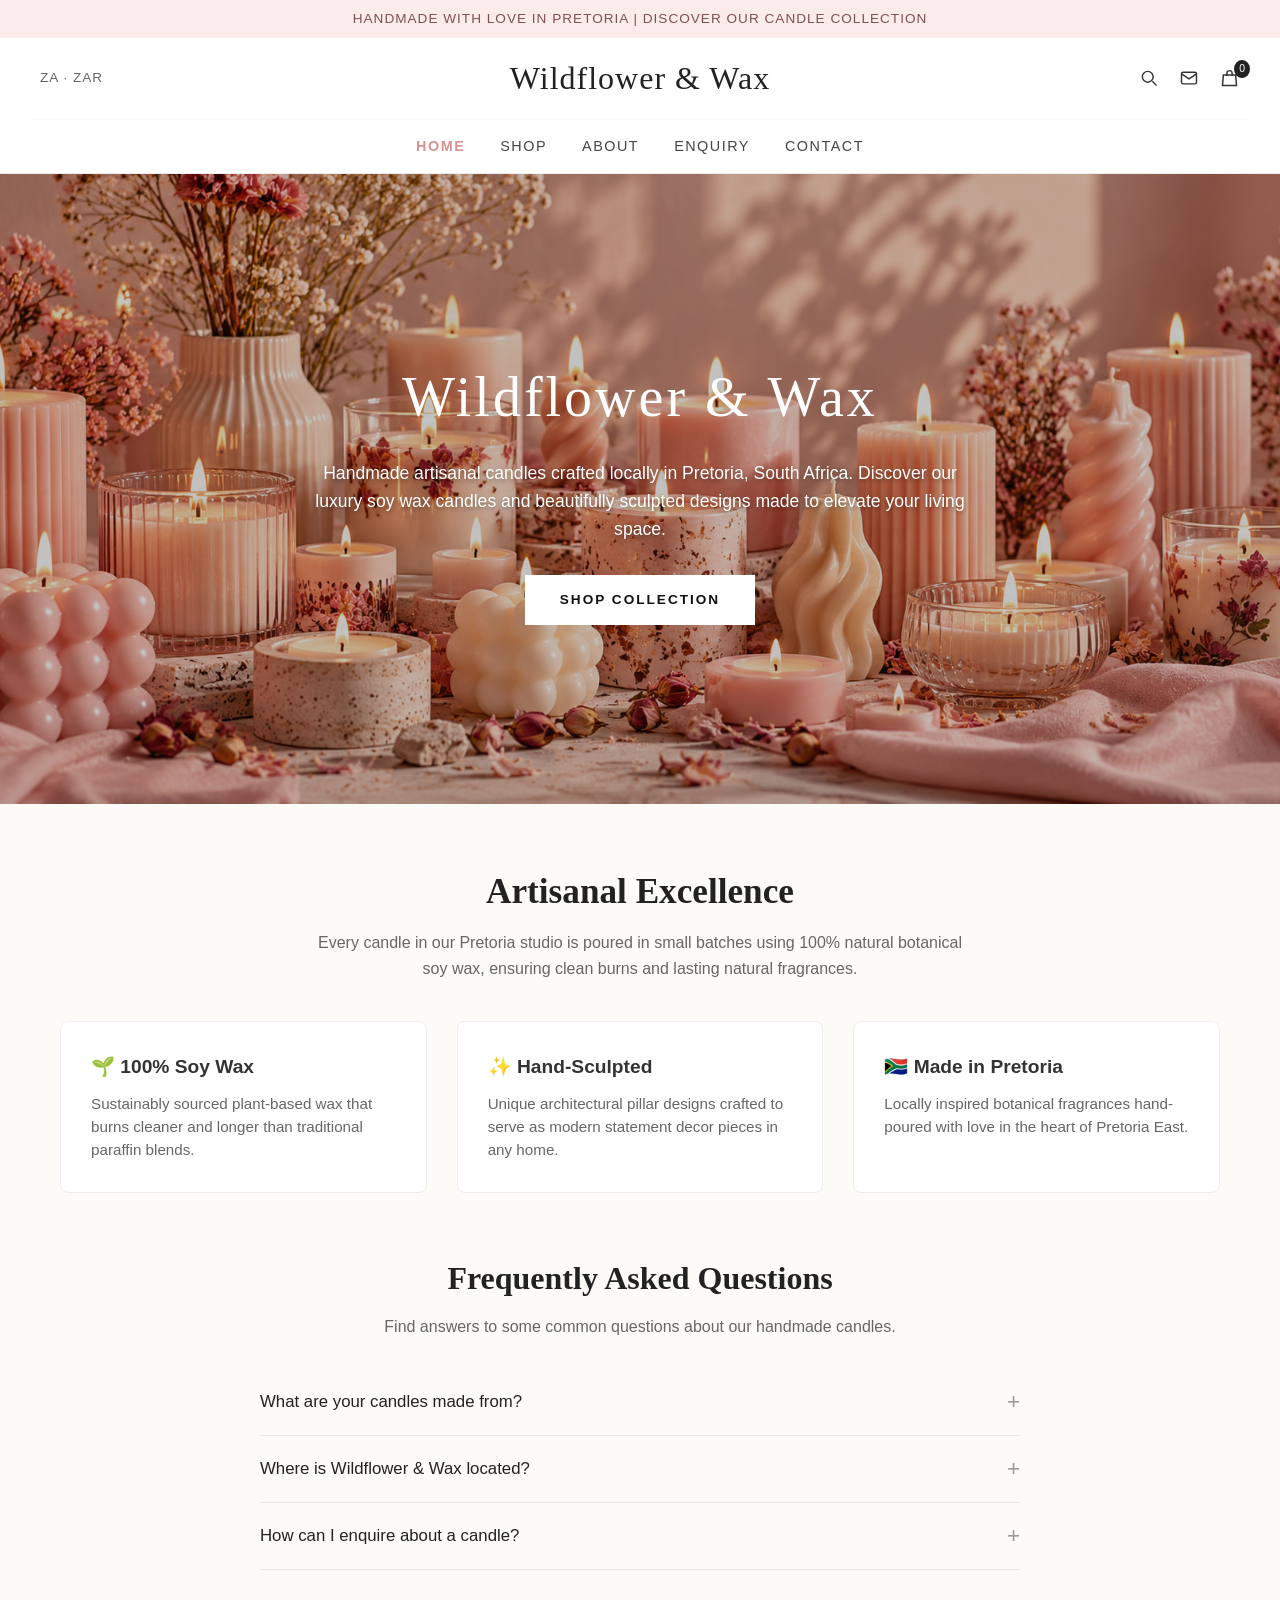
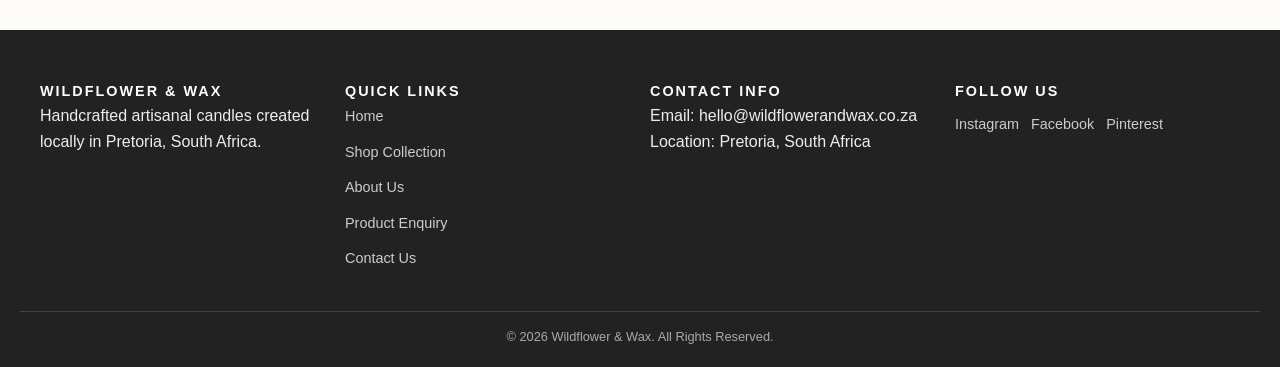
<file: index.html>
<!DOCTYPE html>
<html lang="en">

<head>
    <!-- WEDE5020 POE PART 3: SEO and responsive design -->
    <meta charset="UTF-8">

    <!-- Week 7: Responsive website viewport -->
    <meta name="viewport" content="width=device-width, initial-scale=1.0">

    <!-- Part 3: Search Engine Optimisation -->
    <title>Handmade Soy Candles in Pretoria | Wildflower & Wax</title>
    <meta name="description" content="Discover handmade soy wax candles and elegant sculptural candles by Wildflower & Wax in Pretoria, South Africa. Explore our candle collection.">
    <meta name="keywords" content="handmade candles, soy wax candles, Pretoria candles, sculptural candles, Wildflower and Wax">
    <meta name="author" content="Wildflower & Wax">

    <!-- Main CSS stylesheet -->
    <link rel="stylesheet" href="css\style.css">
</head>

<body>

    <!-- ==========================================
         WILDFLOWER & WAX
         PART 3 - PINK LUXURY HEADER
    ========================================== -->

    <!-- Top Announcement Bar -->
    <div class="announcement-bar">
        HANDMADE WITH LOVE IN PRETORIA | DISCOVER OUR CANDLE COLLECTION
    </div>

    <!-- Master Header Component -->
    <header class="site-header">
        <div class="header-container">
            <!-- Left: Currency Selector -->
            <div class="header-left">
                <span>ZA · ZAR</span>
            </div>

            <!-- Center: Brand Logo -->
            <a href="index.html" class="logo-link">
                <span class="brand-name">Wildflower &amp; Wax</span>
            </a>

            <!-- Right: Icons (Search, Contact, Cart) -->
            <div class="header-icons">
                <button id="searchToggle" aria-label="Search our candle collection" title="Search">
                    <svg viewBox="0 0 24 24" width="20" height="20" fill="none" stroke="currentColor" stroke-width="1.7" aria-hidden="true">
                        <circle cx="10.5" cy="10.5" r="6.5"/>
                        <path d="m16 16 5 5"/>
                    </svg>
                </button>

                <a href="contact.html" aria-label="Contact us" title="Contact">
                    <svg viewBox="0 0 24 24" width="20" height="20" fill="none" stroke="currentColor" stroke-width="1.7" aria-hidden="true">
                        <rect x="3" y="5" width="18" height="14" rx="2"/>
                        <path d="m3 7 9 6 9-6"/>
                    </svg>
                </a>

                <a href="cart.html" class="cart-link" aria-label="View shopping cart" title="Cart">
                    <svg viewBox="0 0 24 24" width="21" height="21" fill="none" stroke="currentColor" stroke-width="1.7" aria-hidden="true">
                        <path d="M5 8h14l1 12H4L5 8Z"/>
                        <path d="M9 9V6a3 3 0 0 1 6 0v3"/>
                    </svg>
                    <span class="cart-count">0</span>
                </a>
            </div>
        </div>

        <!-- Navigation Links Underneath -->
        <nav class="main-nav" aria-label="Main navigation">
            <a href="index.html" aria-current="page">HOME</a>
            <a href="products.html">SHOP</a>
            <a href="about.html">ABOUT</a>
            <a href="enquiry.html">ENQUIRY</a>
            <a href="contact.html">CONTACT</a>
        </nav>
    </header>

    <!-- PART 3: INTERACTIVE CANDLE SEARCH DROPDOWN -->
    <div id="searchPanel" class="search-panel" hidden>
        <form id="siteSearchForm" action="products.html" method="get" role="search">
            <label for="siteSearchInput">
                Search our candle collection
            </label>
            <div class="search-field">
                <input type="search" id="siteSearchInput" name="search" placeholder="Search for your favourite candle..." required>
                <button type="submit">SEARCH</button>
            </div>
        </form>
    </div>

    <!-- =====================================
         MAIN WEBSITE CONTENT
    ====================================== -->
    <main>
       
        <!-- HOMEPAGE HERO BANNER -->
        <section class="hero-section">
            <img src="Images/Wildflower Hero Banner.png" alt="Handmade luxury candles by Wildflower and Wax" class="hero-image">
            <div class="hero-overlay">
                <h1>Wildflower & Wax</h1>
                <p>
                    Handmade artisanal candles crafted locally in
                    Pretoria, South Africa. Discover our luxury
                    soy wax candles and beautifully sculpted
                    designs made to elevate your living space.
                </p>
                <a href="products.html" class="shop-btn">
                    SHOP COLLECTION
                </a>
            </div>
        </section>

        <!-- HOMEPAGE FEATURED HIGHLIGHTS SECTION -->
        <section style="max-width: 1200px; margin: 60px auto; padding: 0 20px; text-align: center;">
            <h2 style="font-family: 'Georgia', serif; font-size: 2.2rem; margin-bottom: 10px; color: #222;">Artisanal Excellence</h2>
            <p style="color: #666; max-width: 650px; margin: 0 auto 40px auto; line-height: 1.6;">
                Every candle in our Pretoria studio is poured in small batches using 100% natural botanical soy wax, ensuring clean burns and lasting natural fragrances.
            </p>
            <div style="display: grid; grid-template-columns: repeat(auto-fit, minmax(300px, 1fr)); gap: 30px; text-align: left;">
                <div style="background: #fff; padding: 30px; border-radius: 8px; border: 1px solid #eee;">
                    <h3 style="font-size: 1.2rem; margin-bottom: 10px; color: #333;">🌱 100% Soy Wax</h3>
                    <p style="color: #666; font-size: 0.95rem; line-height: 1.5;">Sustainably sourced plant-based wax that burns cleaner and longer than traditional paraffin blends.</p>
                </div>
                <div style="background: #fff; padding: 30px; border-radius: 8px; border: 1px solid #eee;">
                    <h3 style="font-size: 1.2rem; margin-bottom: 10px; color: #333;">✨ Hand-Sculpted</h3>
                    <p style="color: #666; font-size: 0.95rem; line-height: 1.5;">Unique architectural pillar designs crafted to serve as modern statement decor pieces in any home.</p>
                </div>
                <div style="background: #fff; padding: 30px; border-radius: 8px; border: 1px solid #eee;">
                    <h3 style="font-size: 1.2rem; margin-bottom: 10px; color: #333;">🇿🇦 Made in Pretoria</h3>
                    <p style="color: #666; font-size: 0.95rem; line-height: 1.5;">Locally inspired botanical fragrances hand-poured with love in the heart of Pretoria East.</p>
                </div>
            </div>
        </section>

        <!-- =====================================
             PART 3: INTERACTIVE FAQ (Native Accordion)
        ====================================== -->
        <section class="faq-section">
            <h2>Frequently Asked Questions</h2>
            <p>Find answers to some common questions about our handmade candles.</p>

            <details class="faq-item" style="border-bottom: 1px solid #eaeaea; padding: 15px 0;">
                <summary style="cursor: pointer; font-size: 1.05rem; font-weight: 500; color: #222; display: flex; justify-content: space-between; align-items: center; list-style: none; outline: none;">
                    <span>What are your candles made from?</span>
                    <span style="font-size: 1.4rem; color: #999; font-weight: normal;">+</span>
                </summary>
                <div style="padding: 12px 0 5px 0; color: #555; font-size: 0.95rem; line-height: 1.6;">
                    <p>Our candles are handcrafted using 100% natural soy wax and lead-free cotton wicks.</p>
                </div>
            </details>

            <details class="faq-item" style="border-bottom: 1px solid #eaeaea; padding: 15px 0;">
                <summary style="cursor: pointer; font-size: 1.05rem; font-weight: 500; color: #222; display: flex; justify-content: space-between; align-items: center; list-style: none; outline: none;">
                    <span>Where is Wildflower & Wax located?</span>
                    <span style="font-size: 1.4rem; color: #999; font-weight: normal;">+</span>
                </summary>
                <div style="padding: 12px 0 5px 0; color: #555; font-size: 0.95rem; line-height: 1.6;">
                    <p>Wildflower & Wax is based in Pretoria East, South Africa, with local studio pickups available.</p>
                </div>
            </details>

            <details class="faq-item" style="border-bottom: 1px solid #eaeaea; padding: 15px 0;">
                <summary style="cursor: pointer; font-size: 1.05rem; font-weight: 500; color: #222; display: flex; justify-content: space-between; align-items: center; list-style: none; outline: none;">
                    <span>How can I enquire about a candle?</span>
                    <span style="font-size: 1.4rem; color: #999; font-weight: normal;">+</span>
                </summary>
                <div style="padding: 12px 0 5px 0; color: #555; font-size: 0.95rem; line-height: 1.6;">
                    <p>Visit our <a href="enquiry.html" style="color: #d89292; text-decoration: underline;">Enquiry Page</a> to ask about custom orders or bulk pricing.</p>
                </div>
            </details>
        </section>

    </main>

    <!-- Global Footer Component with Quick Links -->
    <footer>
        <div class="footer-container">
            <div class="footer-col">
                <h3>Wildflower & Wax</h3>
                <p>Handcrafted artisanal candles created locally in Pretoria, South Africa.</p>
            </div>
            <div class="footer-col">
                <h4>Quick Links</h4>
                <ul>
                    <li><a href="index.html">Home</a></li>
                    <li><a href="products.html">Shop Collection</a></li>
                    <li><a href="about.html">About Us</a></li>
                    <li><a href="enquiry.html">Product Enquiry</a></li>
                    <li><a href="contact.html">Contact Us</a></li>
                </ul>
            </div>
            <div class="footer-col">
                <h4>Contact Info</h4>
                <p>Email: hello@wildflowerandwax.co.za</p>
                <p>Location: Pretoria, South Africa</p>

        </div>
        <div class="footer-col">
    <h4>Follow Us</h4>
    <div style="display: flex; gap: 12px; margin-top: 10px;">
        <a href="https://instagram.com" target="_blank" aria-label="Instagram">Instagram</a>
        <a href="https://facebook.com" target="_blank" aria-label="Facebook">Facebook</a>
        <a href="https://pinterest.com" target="_blank" aria-label="Pinterest">Pinterest</a>
    </div>
</div>
        </div>
        <div class="footer-bottom">
            <p>&copy; 2026 Wildflower & Wax. All Rights Reserved.</p>
        </div>
    </footer>

    <!-- Master Script Connection -->
    <script src="js\Script.js"></script>
</body>
</html>
</file>
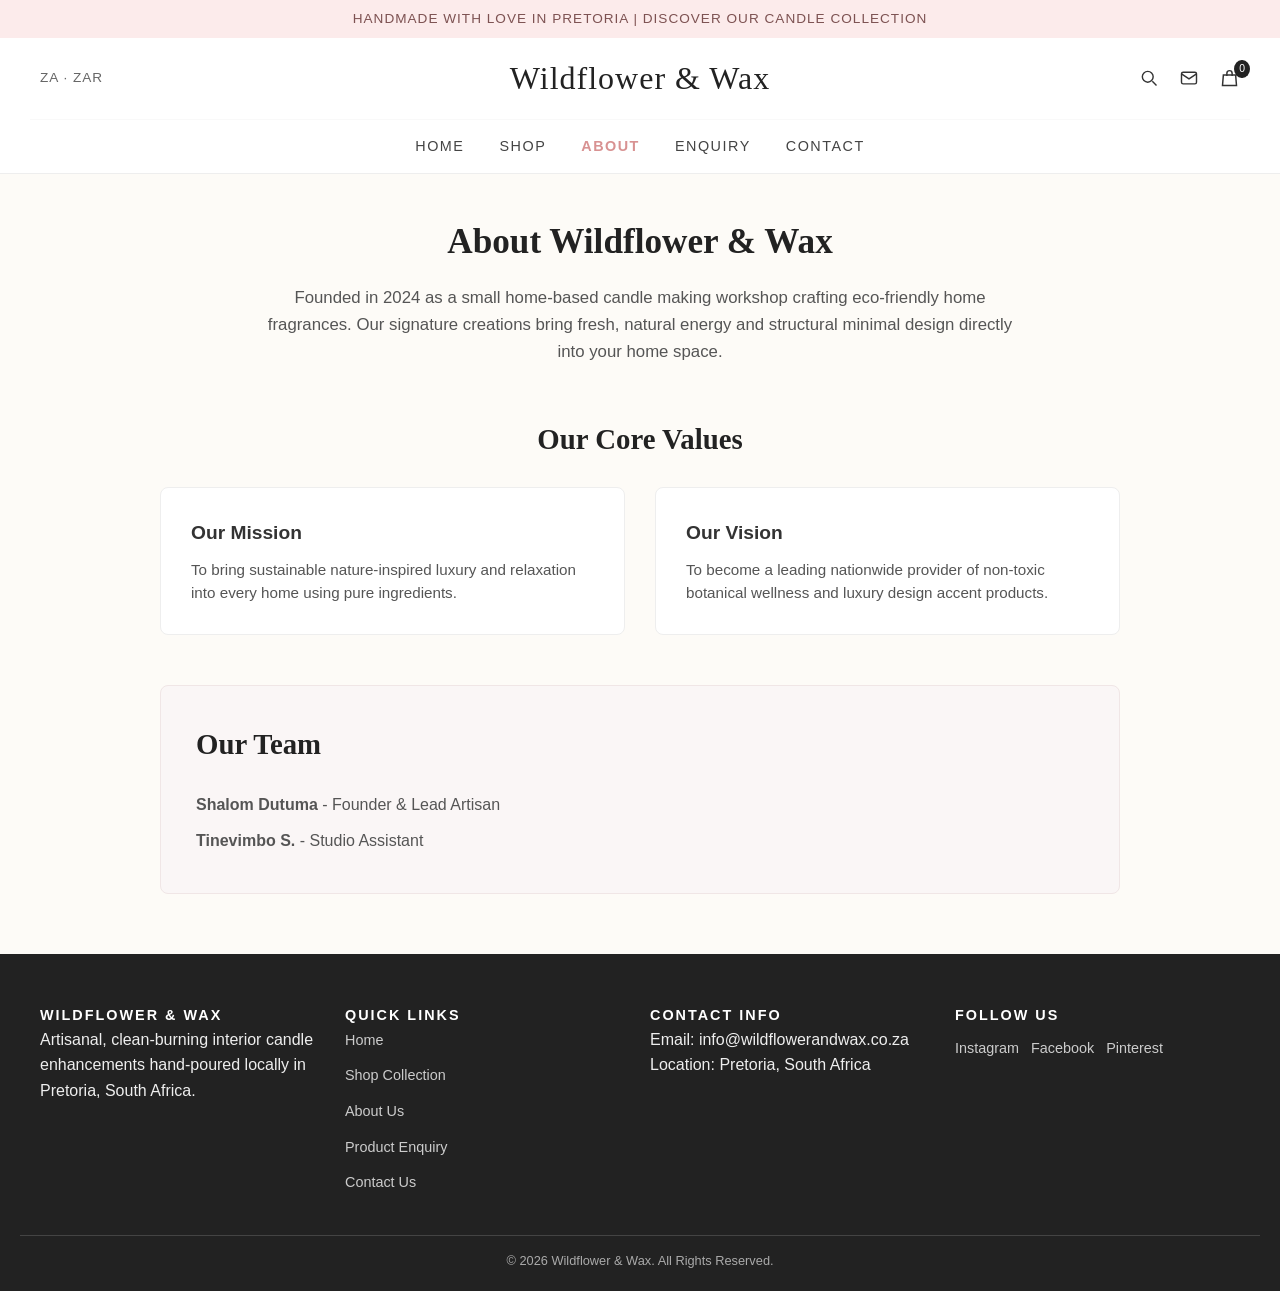
<file: about.html>
<!DOCTYPE html>
<html lang="en">
<head>
    <!-- Core HTML meta setup framework values settings declarations checking -->
    <meta charset="UTF-8">
    <meta name="viewport" content="width=device-width, initial-scale=1.0">

    <title>Our Story & Core Values | About Wildflower & Wax</title>
    <meta name="description" content="Learn about Wildflower & Wax, an eco-friendly candle workshop founded in 2024. Read about our sustainable mission, vision, and local artisanal team in Pretoria.">
    <meta name="keywords" content="about wildflower and wax, sustainable candle makers, non-toxic wellness products, candle artisans Pretoria, team Shalom Dutuma">

    <!-- Linking our design structure directly into our global cascading style blocks sheet -->
    <link rel="stylesheet" type="text/css" href="css\style.css">
</head>
<body>

    <!-- Top Announcement Bar -->
    <div class="announcement-bar">
        HANDMADE WITH LOVE IN PRETORIA | DISCOVER OUR CANDLE COLLECTION
    </div>

    <!-- Master Header Component -->
    <header class="site-header">
        <div class="header-container">
            <!-- Left: Currency Selector -->
            <div class="header-left">
                <span>ZA · ZAR</span>
            </div>

            <!-- Center: Brand Logo -->
            <a href="index.html" class="logo-link">
                <span class="brand-name">Wildflower &amp; Wax</span>
            </a>

            <!-- Right: Icons (Search, Contact, Cart) -->
            <div class="header-icons">
                <button id="searchToggle" aria-label="Search our candle collection" title="Search">
                    <svg viewBox="0 0 24 24" width="20" height="20" fill="none" stroke="currentColor" stroke-width="1.7" aria-hidden="true">
                        <circle cx="10.5" cy="10.5" r="6.5"/>
                        <path d="m16 16 5 5"/>
                    </svg>
                </button>

                <a href="contact.html" aria-label="Contact us" title="Contact">
                    <svg viewBox="0 0 24 24" width="20" height="20" fill="none" stroke="currentColor" stroke-width="1.7" aria-hidden="true">
                        <rect x="3" y="5" width="18" height="14" rx="2"/>
                        <path d="m3 7 9 6 9-6"/>
                    </svg>
                </a>

                <a href="cart.html" class="cart-link" aria-label="View shopping cart" title="Cart">
                    <svg viewBox="0 0 24 24" width="21" height="21" fill="none" stroke="currentColor" stroke-width="1.7" aria-hidden="true">
                        <path d="M5 8h14l1 12H4L5 8Z"/>
                        <path d="M9 9V6a3 3 0 0 1 6 0v3"/>
                    </svg>
                    <span class="cart-count">0</span>
                </a>
            </div>
        </div>

        <!-- Navigation Links Underneath -->
        <nav class="main-nav" aria-label="Main navigation">
            <a href="index.html">HOME</a>
            <a href="products.html">SHOP</a>
            <a href="about.html" aria-current="page">ABOUT</a>
            <a href="enquiry.html">ENQUIRY</a>
            <a href="contact.html">CONTACT</a>
        </nav>
    </header>

    <!-- Main Workspace Content -->
    <main class="main-container" style="max-width: 1000px; margin: 40px auto; padding: 0 20px;">
        
        <!-- Background timeline overview sub-section card layers framework text blocks -->
        <section style="margin-bottom: 50px; text-align: center;">
            <h1 style="font-family: 'Georgia', serif; font-size: 2.2rem; color: #222; margin-bottom: 15px;">About Wildflower & Wax</h1>
            <p style="color: #555555; line-height: 1.6; max-width: 750px; margin: 0 auto; font-size: 1.05rem;">Founded in 2024 as a small home-based candle making workshop crafting eco-friendly home fragrances. Our signature creations bring fresh, natural energy and structural minimal design directly into your home space.</p>
        </section>

        <!-- Sub-sections wrapping core values inside our responsive flex column grid modules row -->
        <section style="margin-bottom: 50px;">
            <h2 style="font-family: 'Georgia', serif; font-size: 1.8rem; color: #222; margin-bottom: 25px; text-align: center;">Our Core Values</h2>
            <div class="grid-layout" style="display: grid; grid-template-columns: repeat(auto-fit, minmax(300px, 1fr)); gap: 30px;">
                
                <!-- Left column card block detailing mission statement metadata parameters features -->
                <article class="product-card" style="text-align: left; background: #fff; padding: 30px; border-radius: 8px; border: 1px solid #eee;">
                    <h3 style="color: #333; margin-bottom: 10px; font-size: 1.2rem;">Our Mission</h3>
                    <p style="color: #555555; line-height: 1.5; font-size: 0.95rem;">To bring sustainable nature-inspired luxury and relaxation into every home using pure ingredients.</p>
                </article>
                
                <!-- Right column card block detailing vision statement metadata parameters features -->
                <article class="product-card" style="text-align: left; background: #fff; padding: 30px; border-radius: 8px; border: 1px solid #eee;">
                    <h3 style="color: #333; margin-bottom: 10px; font-size: 1.2rem;">Our Vision</h3>
                    <p style="color: #555555; line-height: 1.5; font-size: 0.95rem;">To become a leading nationwide provider of non-toxic botanical wellness and luxury design accent products.</p>
                </article>
                
            </div>
        </section>

        <!-- Final section listing structural corporate team roles details entries profiles -->
        <section style="margin-bottom: 60px; background: #faf6f6; padding: 35px; border-radius: 8px; border: 1px solid #f0e6e6;">
            <h2 style="font-family: 'Georgia', serif; font-size: 1.8rem; color: #222; margin-bottom: 20px;">Our Team</h2>
            <ul style="list-style-type: none; padding: 0; color: #555555; line-height: 2.2;">
                <li><strong>Shalom Dutuma</strong> - Founder & Lead Artisan</li>
                <li><strong>Tinevimbo S.</strong> - Studio Assistant</li>
            </ul>
        </section>
        
    </main>

    <!-- Matrix Layout Footer tracking Quick Links and Social Interaction Buttons -->
    <footer>
        <div class="footer-container">
            <div class="footer-col">
                <h3>Wildflower & Wax</h3>
                <p>Artisanal, clean-burning interior candle enhancements hand-poured locally in Pretoria, South Africa.</p>
            </div>
            <div class="footer-col">
                <h4>Quick Links</h4>
                <ul>
                    <li><a href="index.html">Home</a></li>
                    <li><a href="products.html">Shop Collection</a></li>
                    <li><a href="about.html">About Us</a></li>
                    <li><a href="enquiry.html">Product Enquiry</a></li>
                    <li><a href="contact.html">Contact Us</a></li>
                </ul>
            </div>
            <div class="footer-col">
                <h4>Contact Info</h4>
                <p>Email: info@wildflowerandwax.co.za</p>
                <p>Location: Pretoria, South Africa</p>
            </div>
            <div class="footer-col">
    <h4>Follow Us</h4>
    <div style="display: flex; gap: 12px; margin-top: 10px;">
        <a href="https://instagram.com" target="_blank" aria-label="Instagram">Instagram</a>
        <a href="https://facebook.com" target="_blank" aria-label="Facebook">Facebook</a>
        <a href="https://pinterest.com" target="_blank" aria-label="Pinterest">Pinterest</a>
    </div>
</div>
        </div>
        <div class="footer-bottom">
            <p>&copy; 2026 Wildflower & Wax. All Rights Reserved.</p>
        </div>
    </footer>

    <!-- Connecting master code file right before closing body tag -->
    <script src="js\Script.js"></script>
</body>
</html>
</file>
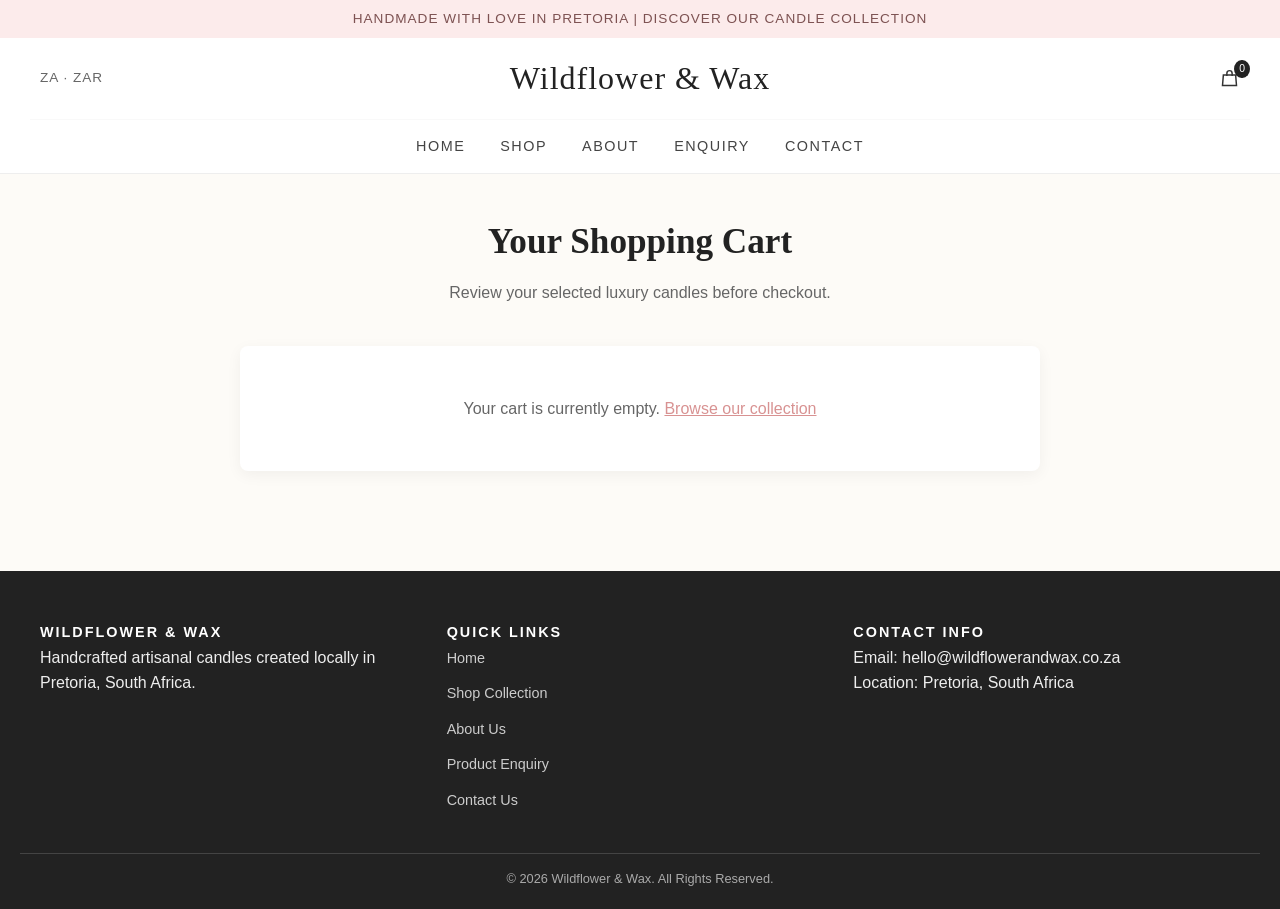
<file: Cart.html>
<!DOCTYPE html>
<html lang="en">
<head>
    <meta charset="UTF-8">
    <meta name="viewport" content="width=device-width, initial-scale=1.0">
    <title>Shopping Cart | Wildflower & Wax</title>
    <link rel="stylesheet" href="css/style.css">
</head>
<body>

    <!-- Top Announcement Bar -->
    <div class="announcement-bar">
        HANDMADE WITH LOVE IN PRETORIA | DISCOVER OUR CANDLE COLLECTION
    </div>

    <!-- Master Header Component -->
    <header class="site-header">
        <div class="header-container">
            <div class="header-left">
                <span>ZA · ZAR</span>
            </div>
            <a href="index.html" class="logo-link">
                <span class="brand-name">Wildflower &amp; Wax</span>
            </a>
            <div class="header-icons">
                <a href="cart.html" class="cart-link" aria-label="View shopping cart" title="Cart">
                    <svg viewBox="0 0 24 24" width="21" height="21" fill="none" stroke="currentColor" stroke-width="1.7" aria-hidden="true">
                        <path d="M5 8h14l1 12H4L5 8Z"/>
                        <path d="M9 9V6a3 3 0 0 1 6 0v3"/>
                    </svg>
                    <span class="cart-count">0</span>
                </a>
            </div>
        </div>
        <nav class="main-nav" aria-label="Main navigation">
            <a href="index.html">HOME</a>
            <a href="products.html">SHOP</a>
            <a href="about.html">ABOUT</a>
            <a href="enquiry.html">ENQUIRY</a>
            <a href="contact.html">CONTACT</a>
        </nav>
    </header>

    <!-- Main Cart Content Workspace -->
    <main class="main-container">
        <div class="contact-section">
            <h1>Your Shopping Cart</h1>
            <p class="subtitle">Review your selected luxury candles before checkout.</p>
        </div>

        <div style="max-width: 800px; margin: 0 auto; background: #fff; padding: 30px; border-radius: 8px; box-shadow: 0 4px 15px rgba(0,0,0,0.05);">
            <div id="cartItemsContainer">
                <!-- JavaScript will populate cart items here -->
            </div>

            <div id="cartTotalContainer" style="margin-top: 25px; border-top: 2px solid #eee; padding-top: 20px; text-align: right; display: none;">
                <h3 id="cartTotalText" style="font-family: 'Georgia', serif; font-size: 1.3rem; color: #222;">Total: R0.00</h3>
                <button onclick="clearCart()" style="background: #333; color: #fff; border: none; padding: 10px 20px; margin-top: 15px; border-radius: 4px; cursor: pointer;">Clear Cart</button>
                <button type="button" onclick="window.location.href='checkout.html'" class="submit-btn" style="margin-top: 10px; width: auto; display: inline-block;">Proceed to Checkout</button>
            </div>
        </div>
    </main>

    <!-- Footer Component -->
    <footer>
        <div class="footer-container">
            <div class="footer-col">
                <h3>Wildflower & Wax</h3>
                <p>Handcrafted artisanal candles created locally in Pretoria, South Africa.</p>
            </div>
            <div class="footer-col">
                <h4>Quick Links</h4>
                <ul>
                    <li><a href="index.html">Home</a></li>
                    <li><a href="products.html">Shop Collection</a></li>
                    <li><a href="about.html">About Us</a></li>
                    <li><a href="enquiry.html">Product Enquiry</a></li>
                    <li><a href="contact.html">Contact Us</a></li>
                </ul>
            </div>
            <div class="footer-col">
                <h4>Contact Info</h4>
                <p>Email: hello@wildflowerandwax.co.za</p>
                <p>Location: Pretoria, South Africa</p>
            </div>
        </div>
        <div class="footer-bottom">
            <p>&copy; 2026 Wildflower & Wax. All Rights Reserved.</p>
        </div>
    </footer>

    <script>
        document.addEventListener("DOMContentLoaded", function () {
            let cart = JSON.parse(localStorage.getItem("wildflower_cart")) || [];
            const container = document.getElementById("cartItemsContainer");
            const totalContainer = document.getElementById("cartTotalContainer");
            const totalText = document.getElementById("cartTotalText");
            const badge = document.querySelector(".cart-count");

            // Calculate total badge count
            let totalItemsCount = cart.reduce((sum, item) => sum + item.quantity, 0);
            if (badge) badge.textContent = totalItemsCount;

            if (cart.length === 0) {
                container.innerHTML = `<p style="text-align: center; color: #666; padding: 20px;">Your cart is currently empty. <a href="products.html" style="color: #d89292; text-decoration: underline;">Browse our collection</a></p>`;
                totalContainer.style.display = "none";
            } else {
                let html = '<ul style="list-style: none; padding: 0;">';
                let grandTotal = 0;

                cart.forEach((item, index) => {
                    let itemTotal = item.price * item.quantity;
                    grandTotal += itemTotal;

                    html += `
                        <li style="display: flex; justify-content: space-between; align-items: center; padding: 15px 0; border-bottom: 1px solid #f2f2f2;">
                            <div>
                                <span style="font-weight: 600; color: #222; font-size: 1rem;">${item.name}</span>
                                <div style="font-size: 0.85rem; color: #666; margin-top: 6px; display: flex; align-items: center; gap: 10px;">
                                    <span>R${item.price}.00 each</span>
                                    <span>|</span>
                                    <!-- Quantity Controls (+ and - buttons) -->
                                    <div style="display: flex; align-items: center; border: 1px solid #ccc; border-radius: 4px; overflow: hidden; background: #fff;">
                                        <button onclick="decreaseQty(${index})" style="background: #f7f7f7; border: none; padding: 2px 8px; cursor: pointer; font-weight: bold; color: #333;">-</button>
                                        <span style="padding: 0 10px; font-weight: 600; color: #222;">${item.quantity}</span>
                                        <button onclick="increaseQty(${index})" style="background: #f7f7f7; border: none; padding: 2px 8px; cursor: pointer; font-weight: bold; color: #333;">+</button>
                                    </div>
                                </div>
                            </div>
                            <div style="display: flex; align-items: center; gap: 20px;">
                                <span style="font-weight: bold; color: #333; font-size: 1.05rem;">R${itemTotal}.00</span>
                                <button onclick="removeItem(${index})" style="background: none; border: none; color: #b42318; cursor: pointer; font-size: 0.85rem; font-weight: 500;">Remove</button>
                            </div>
                        </li>
                    `;
                });

                html += '</ul>';
                container.innerHTML = html;
                totalText.textContent = `Total: R${grandTotal}.00`;
                totalContainer.style.display = "block";
            }
        });

        // Increase Quantity Function
        window.increaseQty = function(index) {
            let cart = JSON.parse(localStorage.getItem("wildflower_cart")) || [];
            cart[index].quantity += 1;
            localStorage.setItem("wildflower_cart", JSON.stringify(cart));
            location.reload();
        };

        // Decrease Quantity Function (removes item completely if it drops to 0)
        window.decreaseQty = function(index) {
            let cart = JSON.parse(localStorage.getItem("wildflower_cart")) || [];
            if (cart[index].quantity > 1) {
                cart[index].quantity -= 1;
            } else {
                cart.splice(index, 1);
            }
            localStorage.setItem("wildflower_cart", JSON.stringify(cart));
            location.reload();
        };

        window.removeItem = function(index) {
            let cart = JSON.parse(localStorage.getItem("wildflower_cart")) || [];
            cart.splice(index, 1);
            localStorage.setItem("wildflower_cart", JSON.stringify(cart));
            location.reload();
        };

        window.clearCart = function() {
            localStorage.removeItem("wildflower_cart");
            location.reload();
        };
    </script>
</body>
</html>
</file>
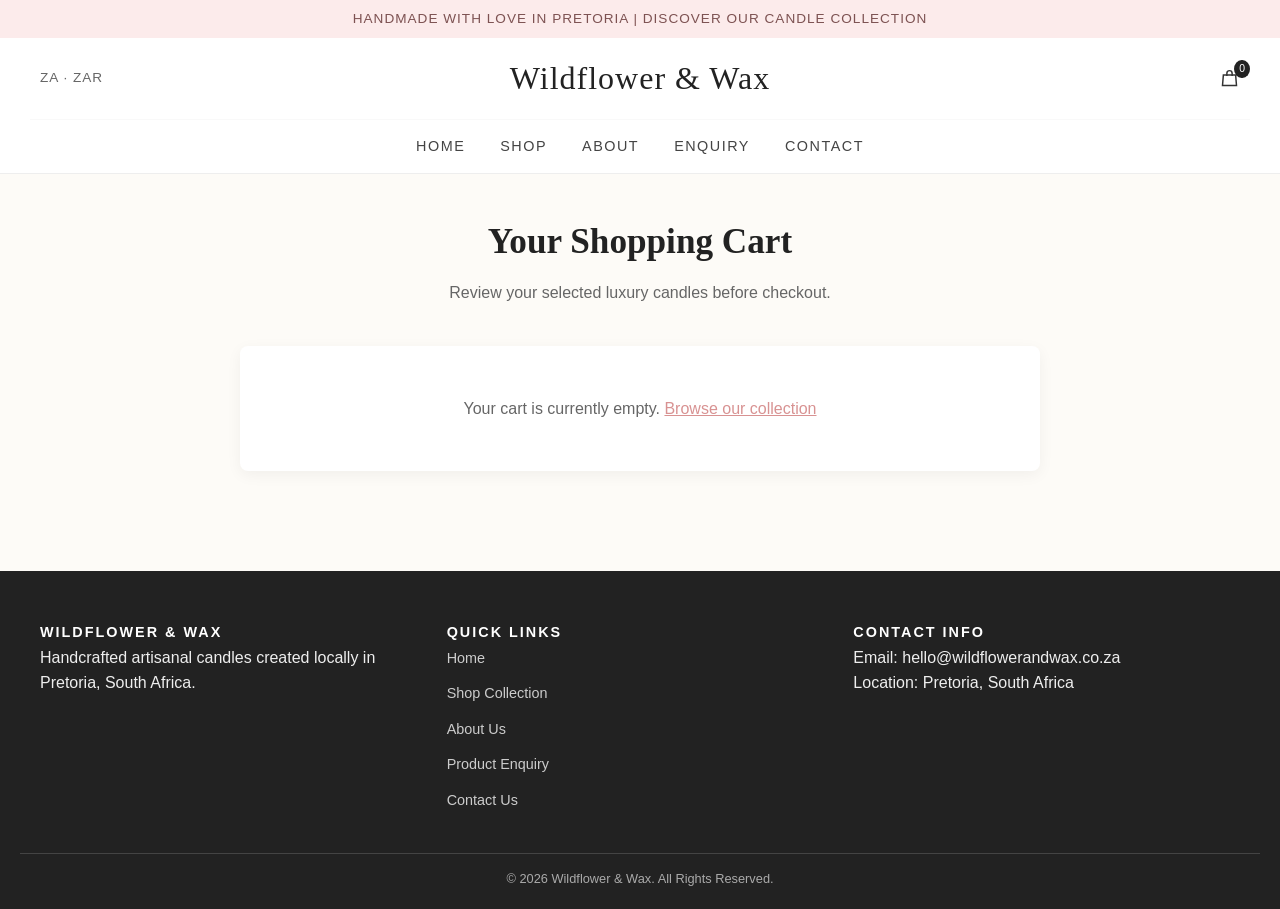
<file: cart.html>
<!DOCTYPE html>
<html lang="en">
<head>
    <meta charset="UTF-8">
    <meta name="viewport" content="width=device-width, initial-scale=1.0">
    <title>Shopping Cart | Wildflower & Wax</title>
    <link rel="stylesheet" href="css/style.css">
</head>
<body>

    <!-- Top Announcement Bar -->
    <div class="announcement-bar">
        HANDMADE WITH LOVE IN PRETORIA | DISCOVER OUR CANDLE COLLECTION
    </div>

    <!-- Master Header Component -->
    <header class="site-header">
        <div class="header-container">
            <div class="header-left">
                <span>ZA · ZAR</span>
            </div>
            <a href="index.html" class="logo-link">
                <span class="brand-name">Wildflower &amp; Wax</span>
            </a>
            <div class="header-icons">
                <a href="cart.html" class="cart-link" aria-label="View shopping cart" title="Cart">
                    <svg viewBox="0 0 24 24" width="21" height="21" fill="none" stroke="currentColor" stroke-width="1.7" aria-hidden="true">
                        <path d="M5 8h14l1 12H4L5 8Z"/>
                        <path d="M9 9V6a3 3 0 0 1 6 0v3"/>
                    </svg>
                    <span class="cart-count">0</span>
                </a>
            </div>
        </div>
        <nav class="main-nav" aria-label="Main navigation">
            <a href="index.html">HOME</a>
            <a href="products.html">SHOP</a>
            <a href="about.html">ABOUT</a>
            <a href="enquiry.html">ENQUIRY</a>
            <a href="contact.html">CONTACT</a>
        </nav>
    </header>

    <!-- Main Cart Content Workspace -->
    <main class="main-container">
        <div class="contact-section">
            <h1>Your Shopping Cart</h1>
            <p class="subtitle">Review your selected luxury candles before checkout.</p>
        </div>

        <div style="max-width: 800px; margin: 0 auto; background: #fff; padding: 30px; border-radius: 8px; box-shadow: 0 4px 15px rgba(0,0,0,0.05);">
            <div id="cartItemsContainer">
                <!-- JavaScript will populate cart items here -->
            </div>

            <div id="cartTotalContainer" style="margin-top: 25px; border-top: 2px solid #eee; padding-top: 20px; text-align: right; display: none;">
                <h3 id="cartTotalText" style="font-family: 'Georgia', serif; font-size: 1.3rem; color: #222;">Total: R0.00</h3>
                <button onclick="clearCart()" style="background: #333; color: #fff; border: none; padding: 10px 20px; margin-top: 15px; border-radius: 4px; cursor: pointer;">Clear Cart</button>
                <button type="button" onclick="window.location.href='checkout.html'" class="submit-btn" style="margin-top: 10px; width: auto; display: inline-block;">Proceed to Checkout</button>
            </div>
        </div>
    </main>

    <!-- Footer Component -->
    <footer>
        <div class="footer-container">
            <div class="footer-col">
                <h3>Wildflower & Wax</h3>
                <p>Handcrafted artisanal candles created locally in Pretoria, South Africa.</p>
            </div>
            <div class="footer-col">
                <h4>Quick Links</h4>
                <ul>
                    <li><a href="index.html">Home</a></li>
                    <li><a href="products.html">Shop Collection</a></li>
                    <li><a href="about.html">About Us</a></li>
                    <li><a href="enquiry.html">Product Enquiry</a></li>
                    <li><a href="contact.html">Contact Us</a></li>
                </ul>
            </div>
            <div class="footer-col">
                <h4>Contact Info</h4>
                <p>Email: hello@wildflowerandwax.co.za</p>
                <p>Location: Pretoria, South Africa</p>
            </div>
        </div>
        <div class="footer-bottom">
            <p>&copy; 2026 Wildflower & Wax. All Rights Reserved.</p>
        </div>
    </footer>

    <script>
        document.addEventListener("DOMContentLoaded", function () {
            let cart = JSON.parse(localStorage.getItem("wildflower_cart")) || [];
            const container = document.getElementById("cartItemsContainer");
            const totalContainer = document.getElementById("cartTotalContainer");
            const totalText = document.getElementById("cartTotalText");
            const badge = document.querySelector(".cart-count");

            // Calculate total badge count
            let totalItemsCount = cart.reduce((sum, item) => sum + item.quantity, 0);
            if (badge) badge.textContent = totalItemsCount;

            if (cart.length === 0) {
                container.innerHTML = `<p style="text-align: center; color: #666; padding: 20px;">Your cart is currently empty. <a href="products.html" style="color: #d89292; text-decoration: underline;">Browse our collection</a></p>`;
                totalContainer.style.display = "none";
            } else {
                let html = '<ul style="list-style: none; padding: 0;">';
                let grandTotal = 0;

                cart.forEach((item, index) => {
                    let itemTotal = item.price * item.quantity;
                    grandTotal += itemTotal;

                    html += `
                        <li style="display: flex; justify-content: space-between; align-items: center; padding: 15px 0; border-bottom: 1px solid #f2f2f2;">
                            <div>
                                <span style="font-weight: 600; color: #222; font-size: 1rem;">${item.name}</span>
                                <div style="font-size: 0.85rem; color: #666; margin-top: 6px; display: flex; align-items: center; gap: 10px;">
                                    <span>R${item.price}.00 each</span>
                                    <span>|</span>
                                    <!-- Quantity Controls (+ and - buttons) -->
                                    <div style="display: flex; align-items: center; border: 1px solid #ccc; border-radius: 4px; overflow: hidden; background: #fff;">
                                        <button onclick="decreaseQty(${index})" style="background: #f7f7f7; border: none; padding: 2px 8px; cursor: pointer; font-weight: bold; color: #333;">-</button>
                                        <span style="padding: 0 10px; font-weight: 600; color: #222;">${item.quantity}</span>
                                        <button onclick="increaseQty(${index})" style="background: #f7f7f7; border: none; padding: 2px 8px; cursor: pointer; font-weight: bold; color: #333;">+</button>
                                    </div>
                                </div>
                            </div>
                            <div style="display: flex; align-items: center; gap: 20px;">
                                <span style="font-weight: bold; color: #333; font-size: 1.05rem;">R${itemTotal}.00</span>
                                <button onclick="removeItem(${index})" style="background: none; border: none; color: #b42318; cursor: pointer; font-size: 0.85rem; font-weight: 500;">Remove</button>
                            </div>
                        </li>
                    `;
                });

                html += '</ul>';
                container.innerHTML = html;
                totalText.textContent = `Total: R${grandTotal}.00`;
                totalContainer.style.display = "block";
            }
        });

        // Increase Quantity Function
        window.increaseQty = function(index) {
            let cart = JSON.parse(localStorage.getItem("wildflower_cart")) || [];
            cart[index].quantity += 1;
            localStorage.setItem("wildflower_cart", JSON.stringify(cart));
            location.reload();
        };

        // Decrease Quantity Function (removes item completely if it drops to 0)
        window.decreaseQty = function(index) {
            let cart = JSON.parse(localStorage.getItem("wildflower_cart")) || [];
            if (cart[index].quantity > 1) {
                cart[index].quantity -= 1;
            } else {
                cart.splice(index, 1);
            }
            localStorage.setItem("wildflower_cart", JSON.stringify(cart));
            location.reload();
        };

        window.removeItem = function(index) {
            let cart = JSON.parse(localStorage.getItem("wildflower_cart")) || [];
            cart.splice(index, 1);
            localStorage.setItem("wildflower_cart", JSON.stringify(cart));
            location.reload();
        };

        window.clearCart = function() {
            localStorage.removeItem("wildflower_cart");
            location.reload();
        };
    </script>
</body>
</html>
</file>
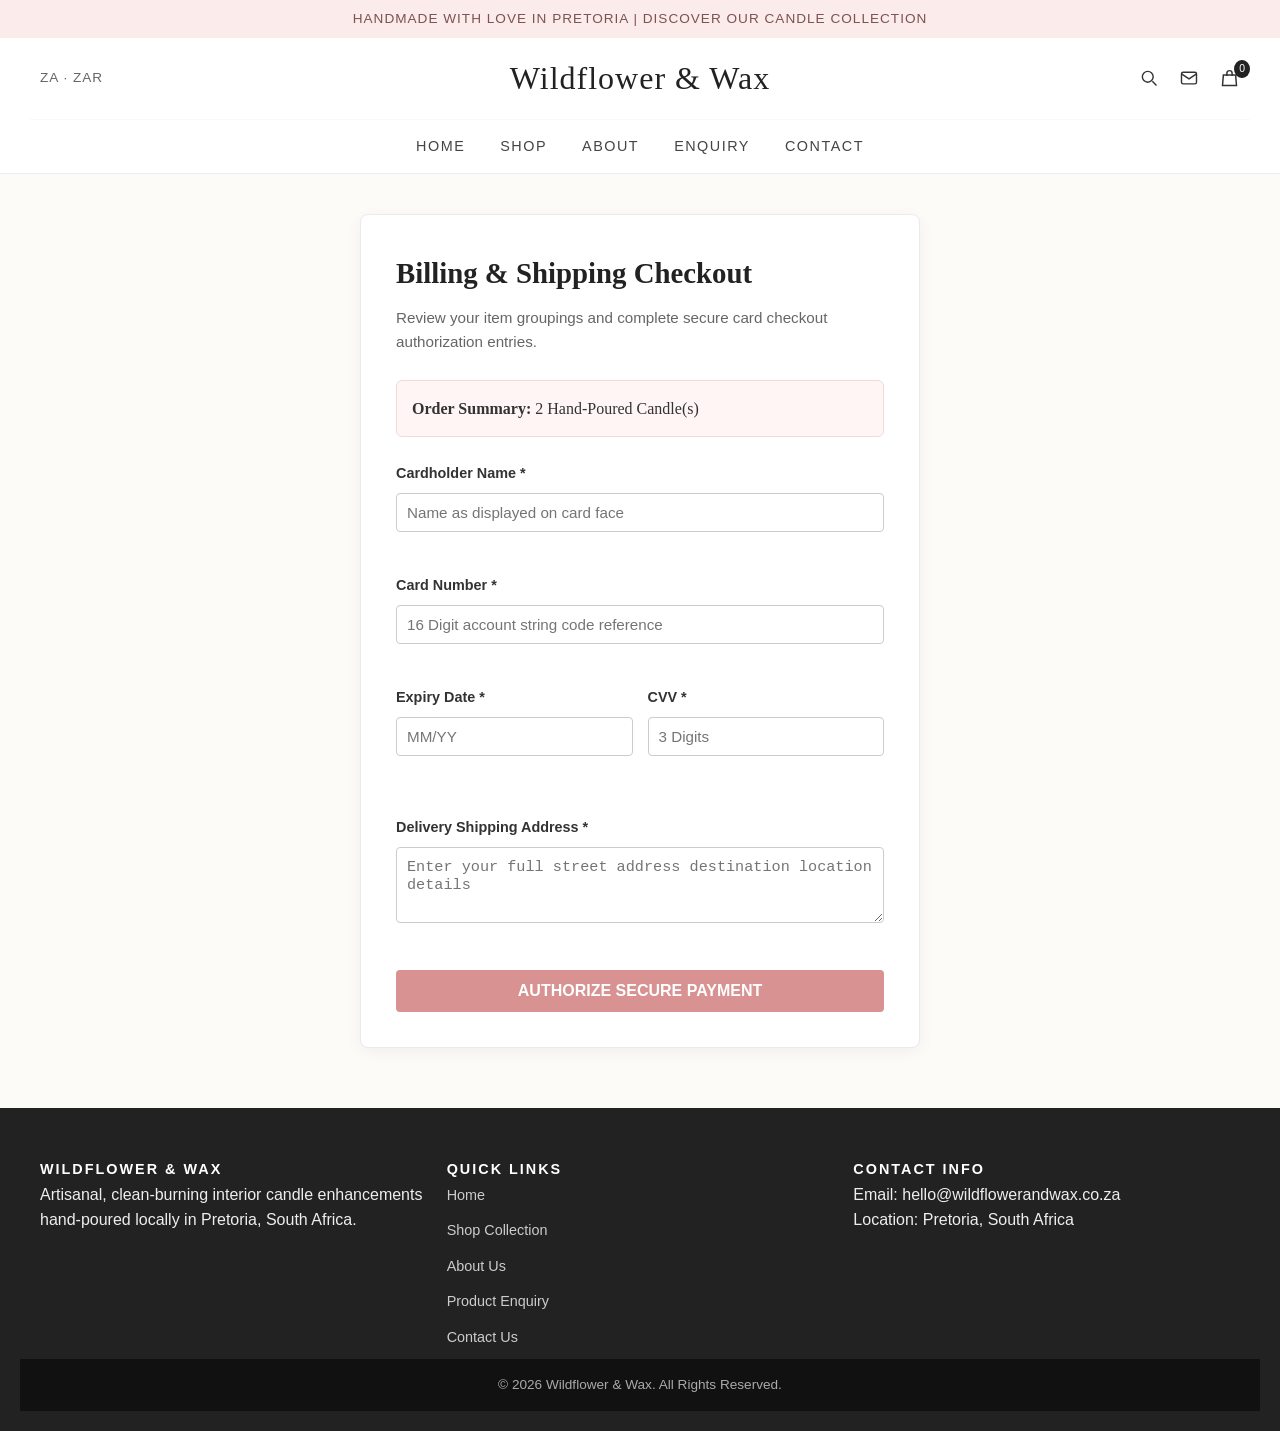
<file: checkout.html>
<!DOCTYPE html>
<html lang="en">
<head>
    <meta charset="UTF-8">
    <meta name="viewport" content="width=device-width, initial-scale=1.0">
    <title>Secure Checkout | Wildflower & Wax Storefront</title>
    <meta name="description" content="Review your candle item selections and complete your secure order checkout. Enter delivery and shipping details for hand-poured candles in Pretoria.">
    <meta name="keywords" content="candle checkout, secure payment, buy soy candles Pretoria, order shipping, luxury wax summary">
    <link rel="stylesheet" type="text/css" href="css\style.css">
</head>
<body>

    <!-- Top Announcement Bar -->
    <div class="announcement-bar">
        HANDMADE WITH LOVE IN PRETORIA | DISCOVER OUR CANDLE COLLECTION
    </div>

    <!-- Master Header Component -->
    <header class="site-header">
        <div class="header-container">
            <div class="header-left">
                <span>ZA · ZAR</span>
            </div>
            <a href="index.html" class="logo-link">
                <span class="brand-name">Wildflower &amp; Wax</span>
            </a>
            <div class="header-icons">
                <button id="searchToggle" aria-label="Search our candle collection" title="Search">
                    <svg viewBox="0 0 24 24" width="20" height="20" fill="none" stroke="currentColor" stroke-width="1.7" aria-hidden="true">
                        <circle cx="10.5" cy="10.5" r="6.5"/>
                        <path d="m16 16 5 5"/>
                    </svg>
                </button>
                <a href="contact.html" aria-label="Contact us" title="Contact">
                    <svg viewBox="0 0 24 24" width="20" height="20" fill="none" stroke="currentColor" stroke-width="1.7" aria-hidden="true">
                        <rect x="3" y="5" width="18" height="14" rx="2"/>
                        <path d="m3 7 9 6 9-6"/>
                    </svg>
                </a>
                <a href="cart.html" class="cart-link" aria-label="View shopping cart" title="Cart">
                    <svg viewBox="0 0 24 24" width="21" height="21" fill="none" stroke="currentColor" stroke-width="1.7" aria-hidden="true">
                        <path d="M5 8h14l1 12H4L5 8Z"/>
                        <path d="M9 9V6a3 3 0 0 1 6 0v3"/>
                    </svg>
                    <span class="cart-count">0</span>
                </a>
            </div>
        </div>
        <nav class="main-nav" aria-label="Main navigation">
            <a href="index.html">HOME</a>
            <a href="products.html">SHOP</a>
            <a href="about.html">ABOUT</a>
            <a href="enquiry.html">ENQUIRY</a>
            <a href="contact.html">CONTACT</a>
        </nav>
    </header>

    <!-- Main Workspace Block -->
    <main class="main-container" style="max-width: 600px; margin: 40px auto; padding: 0 20px;">
        <section class="contact-form-card" style="background: #fff; padding: 35px; border-radius: 8px; border: 1px solid #eaeaea;">
            <h1 style="font-family: 'Georgia', serif; font-size: 1.8rem; color: #222; margin-bottom: 10px;">Billing & Shipping Checkout</h1>
            <p style="color: #666666; margin-bottom: 25px; font-size: 0.95rem;">Review your item groupings and complete secure card checkout authorization entries.</p>
            
            <!-- Order Summary Box -->
            <div style="background-color: #FFF5F5; padding: 15px; border-radius: 6px; border: 1px solid #EEDCDA; margin-bottom: 25px; font-family: Georgia, serif; color: #333333;">
                <strong>Order Summary:</strong> <span id="checkoutTotalItems">2 Hand-Poured Candle(s)</span>
            </div>

            <!-- Billing Form -->
            <form id="billingForm" class="custom-form" novalidate>
                
                <div class="form-group" style="margin-bottom: 20px;">
                    <label for="cardName" style="display: block; margin-bottom: 8px; font-weight: 600; color: #333;">Cardholder Name *</label>
                    <input type="text" id="cardName" placeholder="Name as displayed on card face" style="width: 100%; padding: 10px; border: 1px solid #ccc; border-radius: 4px;">
                    <small id="cardNameError" class="error-msg" style="color: #b42318; font-size: 0.85rem; margin-top: 4px; display: block;"></small>
                </div>

                <div class="form-group" style="margin-bottom: 20px;">
                    <label for="cardNumber" style="display: block; margin-bottom: 8px; font-weight: 600; color: #333;">Card Number *</label>
                    <input type="text" id="cardNumber" placeholder="16 Digit account string code reference" maxlength="16" style="width: 100%; padding: 10px; border: 1px solid #ccc; border-radius: 4px;">
                    <small id="cardNumberError" class="error-msg" style="color: #b42318; font-size: 0.85rem; margin-top: 4px; display: block;"></small>
                </div>

                <!-- Expiry Date & CVV Row -->
                <div style="display: grid; grid-template-columns: 1fr 1fr; gap: 15px; margin-bottom: 20px;">
                    <div class="form-group">
                        <label for="expiryDate" style="display: block; margin-bottom: 8px; font-weight: 600; color: #333;">Expiry Date *</label>
                        <input type="text" id="expiryDate" placeholder="MM/YY" maxlength="5" style="width: 100%; padding: 10px; border: 1px solid #ccc; border-radius: 4px;">
                        <small id="expiryError" class="error-msg" style="color: #b42318; font-size: 0.85rem; margin-top: 4px; display: block;"></small>
                    </div>

                    <div class="form-group">
                        <label for="cvv" style="display: block; margin-bottom: 8px; font-weight: 600; color: #333;">CVV *</label>
                        <input type="text" id="cvv" placeholder="3 Digits" maxlength="3" style="width: 100%; padding: 10px; border: 1px solid #ccc; border-radius: 4px;">
                        <small id="cvvError" class="error-msg" style="color: #b42318; font-size: 0.85rem; margin-top: 4px; display: block;"></small>
                    </div>
                </div>

                <div class="form-group" style="margin-bottom: 25px;">
                    <label for="shippingAddress" style="display: block; margin-bottom: 8px; font-weight: 600; color: #333;">Delivery Shipping Address *</label>
                    <textarea id="shippingAddress" rows="3" placeholder="Enter your full street address destination location details" style="width: 100%; padding: 10px; border: 1px solid #ccc; border-radius: 4px;"></textarea>
                    <small id="addressError" class="error-msg" style="color: #b42318; font-size: 0.85rem; margin-top: 4px; display: block;"></small>
                </div>

                <button type="submit" class="submit-btn" style="width: 100%; background-color: #d89292; color: #fff; border: none; padding: 12px; font-weight: 600; border-radius: 4px; cursor: pointer;">AUTHORIZE SECURE PAYMENT</button>
            </form>
        </section>
    </main>

    <!-- Footer Component -->
    <footer>
        <div class="footer-container">
            <div class="footer-col">
                <h3>Wildflower & Wax</h3>
                <p>Artisanal, clean-burning interior candle enhancements hand-poured locally in Pretoria, South Africa.</p>
            </div>
            <div class="footer-col">
                <h4>Quick Links</h4>
                <ul>
                    <li><a href="index.html">Home</a></li>
                    <li><a href="products.html">Shop Collection</a></li>
                    <li><a href="about.html">About Us</a></li>
                    <li><a href="enquiry.html">Product Enquiry</a></li>
                    <li><a href="contact.html">Contact Us</a></li>
                </ul>
            </div>
            <div class="footer-col">
                <h4>Contact Info</h4>
                <p>Email: hello@wildflowerandwax.co.za</p>
                <p>Location: Pretoria, South Africa</p>
            </div>
        </div>
        <div class="footer-base" style="background: #111; text-align: center; padding: 15px; color: #aaa; font-size: 0.85rem;">
            <p>&copy; 2026 Wildflower & Wax. All Rights Reserved.</p>
        </div>
    </footer>

    <!-- Form Validation Script -->
    <script>
        document.getElementById("billingForm").addEventListener("submit", function(event) {
            event.preventDefault(); // Stop form from submitting if invalid

            const cardName = document.getElementById("cardName").value.trim();
            const cardNumber = document.getElementById("cardNumber").value.trim();
            const shippingAddress = document.getElementById("shippingAddress").value.trim();

            let isValid = true;

            // 1. Validate Card Name
            if (!cardName) {
                document.getElementById("cardNameError").textContent = "Please enter the cardholder name.";
                isValid = false;
            } else {
                document.getElementById("cardNameError").textContent = "";
            }

            // 2. Validate Card Number (Must be exactly 16 digits)
            if (!cardNumber || cardNumber.length !== 16 || isNaN(cardNumber)) {
                document.getElementById("cardNumberError").textContent = "Please enter a valid 16-digit card number.";
                isValid = false;
            } else {
                document.getElementById("cardNumberError").textContent = "";
            }

            // 3. Validate Shipping Address
            if (!shippingAddress) {
                document.getElementById("addressError").textContent = "Please enter your delivery shipping address.";
                isValid = false;
            } else {
                document.getElementById("addressError").textContent = "";
            }

            // 4. Only go through if everything is valid
            if (isValid) {
                window.location.href = "message-success.html";
            }
        });
    </script>
</body>
</html>
</file>
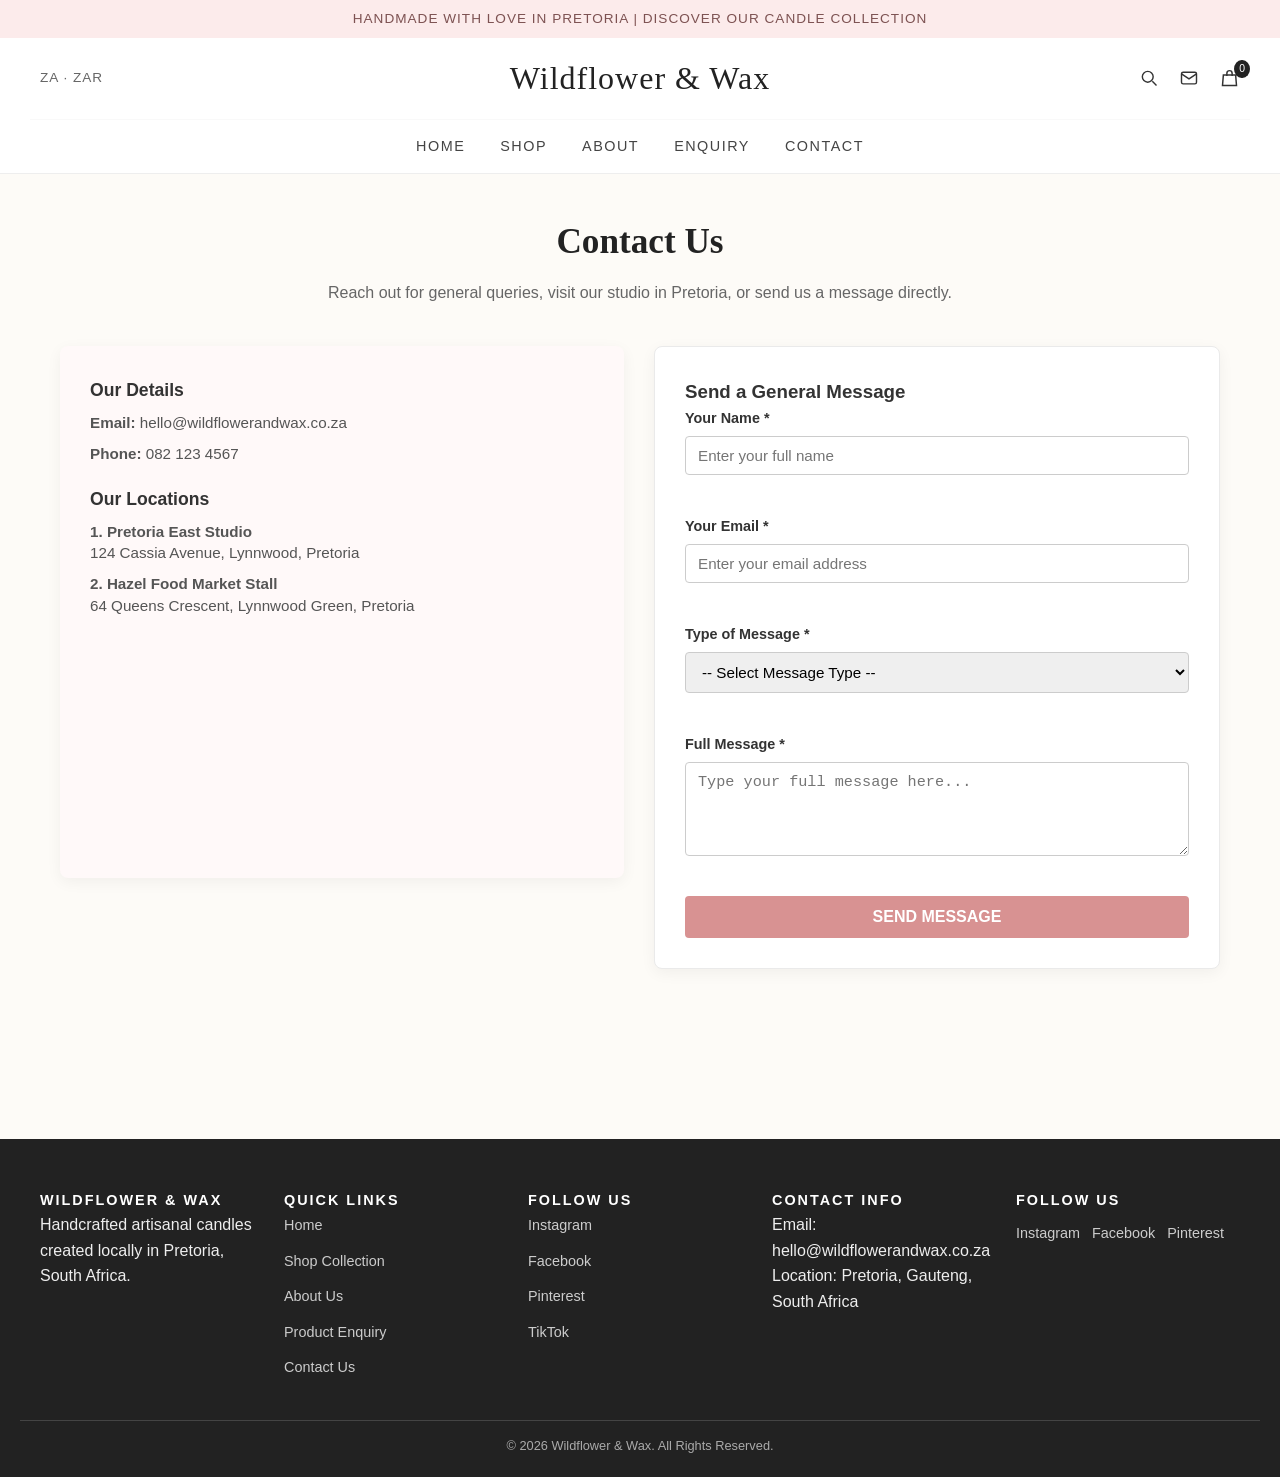
<file: contact.html>
<!DOCTYPE html>
<html lang="en">
<head>
    <meta charset="UTF-8">
    <meta name="viewport" content="width=device-width, initial-scale=1.0">
    
    <!-- On-Page SEO: Title Tag, Meta Description, & Keywords -->
    <title>Contact Us & Location - Wildflower & Wax</title>
    <meta name="description" content="Get in touch with Wildflower & Wax in Pretoria. Visit our studio or send us a general inquiry about our handcrafted soy wax candles.">
    <meta name="keywords" content="contact wild flower and wax, Pretoria candle studio, customer support, candle inquiry, map">
    
    <!-- Linking master stylesheet -->
    <link rel="stylesheet" type="text/css" href="css\style.css">
</head>
<body>

<!-- Top Announcement Bar -->
    <div class="announcement-bar">
        HANDMADE WITH LOVE IN PRETORIA | DISCOVER OUR CANDLE COLLECTION
    </div>

    <!-- Master Header Component -->
    <header class="site-header">
        <div class="header-container">
            <!-- Left: Currency Selector -->
            <div class="header-left">
                <span>ZA · ZAR</span>
            </div>

            <!-- Center: Brand Logo -->
            <a href="index.html" class="logo-link">
                <span class="brand-name">Wildflower &amp; Wax</span>
            </a>

            <!-- Right: Icons (Search, Contact, Cart) -->
            <div class="header-icons">
                <button id="searchToggle" aria-label="Search our candle collection" title="Search">
                    <svg viewBox="0 0 24 24" width="20" height="20" fill="none" stroke="currentColor" stroke-width="1.7" aria-hidden="true">
                        <circle cx="10.5" cy="10.5" r="6.5"/>
                        <path d="m16 16 5 5"/>
                    </svg>
                </button>

                <a href="contact.html" aria-label="Contact us" title="Contact">
                    <svg viewBox="0 0 24 24" width="20" height="20" fill="none" stroke="currentColor" stroke-width="1.7" aria-hidden="true">
                        <rect x="3" y="5" width="18" height="14" rx="2"/>
                        <path d="m3 7 9 6 9-6"/>
                    </svg>
                </a>

                <a href="cart.html" class="cart-link" aria-label="View shopping cart" title="Cart">
                    <svg viewBox="0 0 24 24" width="21" height="21" fill="none" stroke="currentColor" stroke-width="1.7" aria-hidden="true">
                        <path d="M5 8h14l1 12H4L5 8Z"/>
                        <path d="M9 9V6a3 3 0 0 1 6 0v3"/>
                    </svg>
                    <span class="cart-count">0</span>
                </a>
            </div>
        </div>

        <!-- Navigation Links Underneath -->
        <nav class="main-nav" aria-label="Main navigation">
            <a href="index.html">HOME</a>
            <a href="products.html">SHOP</a>
            <a href="about.html">ABOUT</a>
            <a href="enquiry.html">ENQUIRY</a>
            <a href="contact.html">CONTACT</a>
        </nav>
    </header>

    <main class="main-container">
        <section class="contact-section">
            <h1>Contact Us</h1>
            <p class="subtitle">Reach out for general queries, visit our studio in Pretoria, or send us a message directly.</p>
            
            <!-- Grid Layout Container -->
            <div class="grid-layout">
                
                <!-- Column 1: Details & Map -->
                <div class="contact-info-card">
                    <h3>Our Details</h3>
                    <p><strong>Email:</strong> hello@wildflowerandwax.co.za</p>
                    <p><strong>Phone:</strong> 082 123 4567</p>
                    
                    <h3>Our Locations</h3>
                    <p><strong>1. Pretoria East Studio</strong><br>124 Cassia Avenue, Lynnwood, Pretoria</p>
                    <p><strong>2. Hazel Food Market Stall</strong><br>64 Queens Crescent, Lynnwood Green, Pretoria</p>
                    
                    <!-- Embedded Map -->
                    <div class="map-container">
                        <iframe 
                            title="Wildflower and Wax Location Map"
                            src="https://www.google.com/maps/embed?pb=!1m18!1m12!1m3!1d3592.812!2d28.2789!3d-25.7543!2m3!1f0!2f0!3f0!3m2!1i1024!2i768!4f13.1!3m3!1m2!1s0x0%3A0x0!2zMjXCsDQ1JzE1LjUiUyAyOMKwMTYnNDQuOCJF!5e0!3m2!1sen!2sza!4v1710000000000!5m2!1sen!2sza" 
                            width="100%" 
                            height="210" 
                            style="border:0; border-radius: 4px;" 
                            allowfullscreen="" 
                            loading="lazy">
                        </iframe>
                    </div>
                </div>

                <!-- Column 2: Contact Form -->
                <div class="contact-form-card">
                    <h3>Send a General Message</h3>
                    
                    <form id="contactForm" class="custom-form" novalidate>
                        <div class="form-group">
                            <label for="contactName">Your Name *</label>
                            <input type="text" id="contactName" placeholder="Enter your full name">
                            <small class="error-msg" id="contactNameError"></small>
                        </div>
                        
                        <div class="form-group">
                            <label for="contactEmail">Your Email *</label>
                            <input type="email" id="contactEmail" placeholder="Enter your email address">
                            <small class="error-msg" id="contactEmailError"></small>
                        </div>
                        
                        <div class="form-group">
                            <label for="messageType">Type of Message *</label>
                            <select id="messageType">
                                <option value="">-- Select Message Type --</option>
                                <option value="General Query">General Question</option>
                                <option value="Stockist Request">Stockist / Retail Request</option>
                                <option value="Feedback">Customer Feedback</option>
                                <option value="Collaboration">Collaboration / Press</option>
                            </select>
                            <small class="error-msg" id="messageTypeError"></small>
                        </div>

                        <div class="form-group">
                            <label for="contactMessage">Full Message *</label>
                            <textarea id="contactMessage" rows="4" placeholder="Type your full message here..."></textarea>
                            <small class="error-msg" id="contactMessageError"></small>
                        </div>
                        
                        <button type="submit" class="submit-btn">SEND MESSAGE</button>
                    </form>

                    <div id="emailResponseBox" class="response-card hidden" style="margin-top: 15px;">
                        <h3>Message Compiled Successfully!</h3>
                        <div id="emailResponseText"></div>
                    </div>
                </div>

            </div>
        </section>
    </main>
    <!-- Footer Component -->
    <footer>
        <div class="footer-container">
            <div class="footer-col">
                <h3>Wildflower & Wax</h3>
                <p>Handcrafted artisanal candles created locally in Pretoria, South Africa.</p>
            </div>
            <div class="footer-col">
                <h4>Quick Links</h4>
                <ul>
                    <li><a href="index.html">Home</a></li>
                    <li><a href="products.html">Shop Collection</a></li>
                    <li><a href="about.html">About Us</a></li>
                    <li><a href="enquiry.html">Product Enquiry</a></li>
                    <li><a href="contact.html">Contact Us</a></li>
                </ul>
            </div>
            <div class="footer-col">
                <h4>Follow Us</h4>
                <ul class="social-links">
                    <li><a href="https://instagram.com" target="_blank" rel="noopener">Instagram</a></li>
                    <li><a href="https://facebook.com" target="_blank" rel="noopener">Facebook</a></li>
                    <li><a href="https://pinterest.com" target="_blank" rel="noopener">Pinterest</a></li>
                    <li><a href="https://tiktok.com" target="_blank" rel="noopener">TikTok</a></li>
                </ul>
            </div>
            <div class="footer-col">
                <h4>Contact Info</h4>
                <p>Email: hello@wildflowerandwax.co.za</p>
                <p>Location: Pretoria, Gauteng, South Africa</p>
            </div>
            <div class="footer-col">
    <h4>Follow Us</h4>
    <div style="display: flex; gap: 12px; margin-top: 10px;">
        <a href="https://instagram.com" target="_blank" aria-label="Instagram">Instagram</a>
        <a href="https://facebook.com" target="_blank" aria-label="Facebook">Facebook</a>
        <a href="https://pinterest.com" target="_blank" aria-label="Pinterest">Pinterest</a>
    </div>
</div>
        </div>
        <div class="footer-bottom">
            <p>&copy; 2026 Wildflower & Wax. All Rights Reserved.</p>
        </div>
    </footer>

    <!-- JavaScript File (Check if your file is in a 'js' folder or in the root directory) -->
    <script src="js\Script.js"></script>
</body>
</html>
</file>
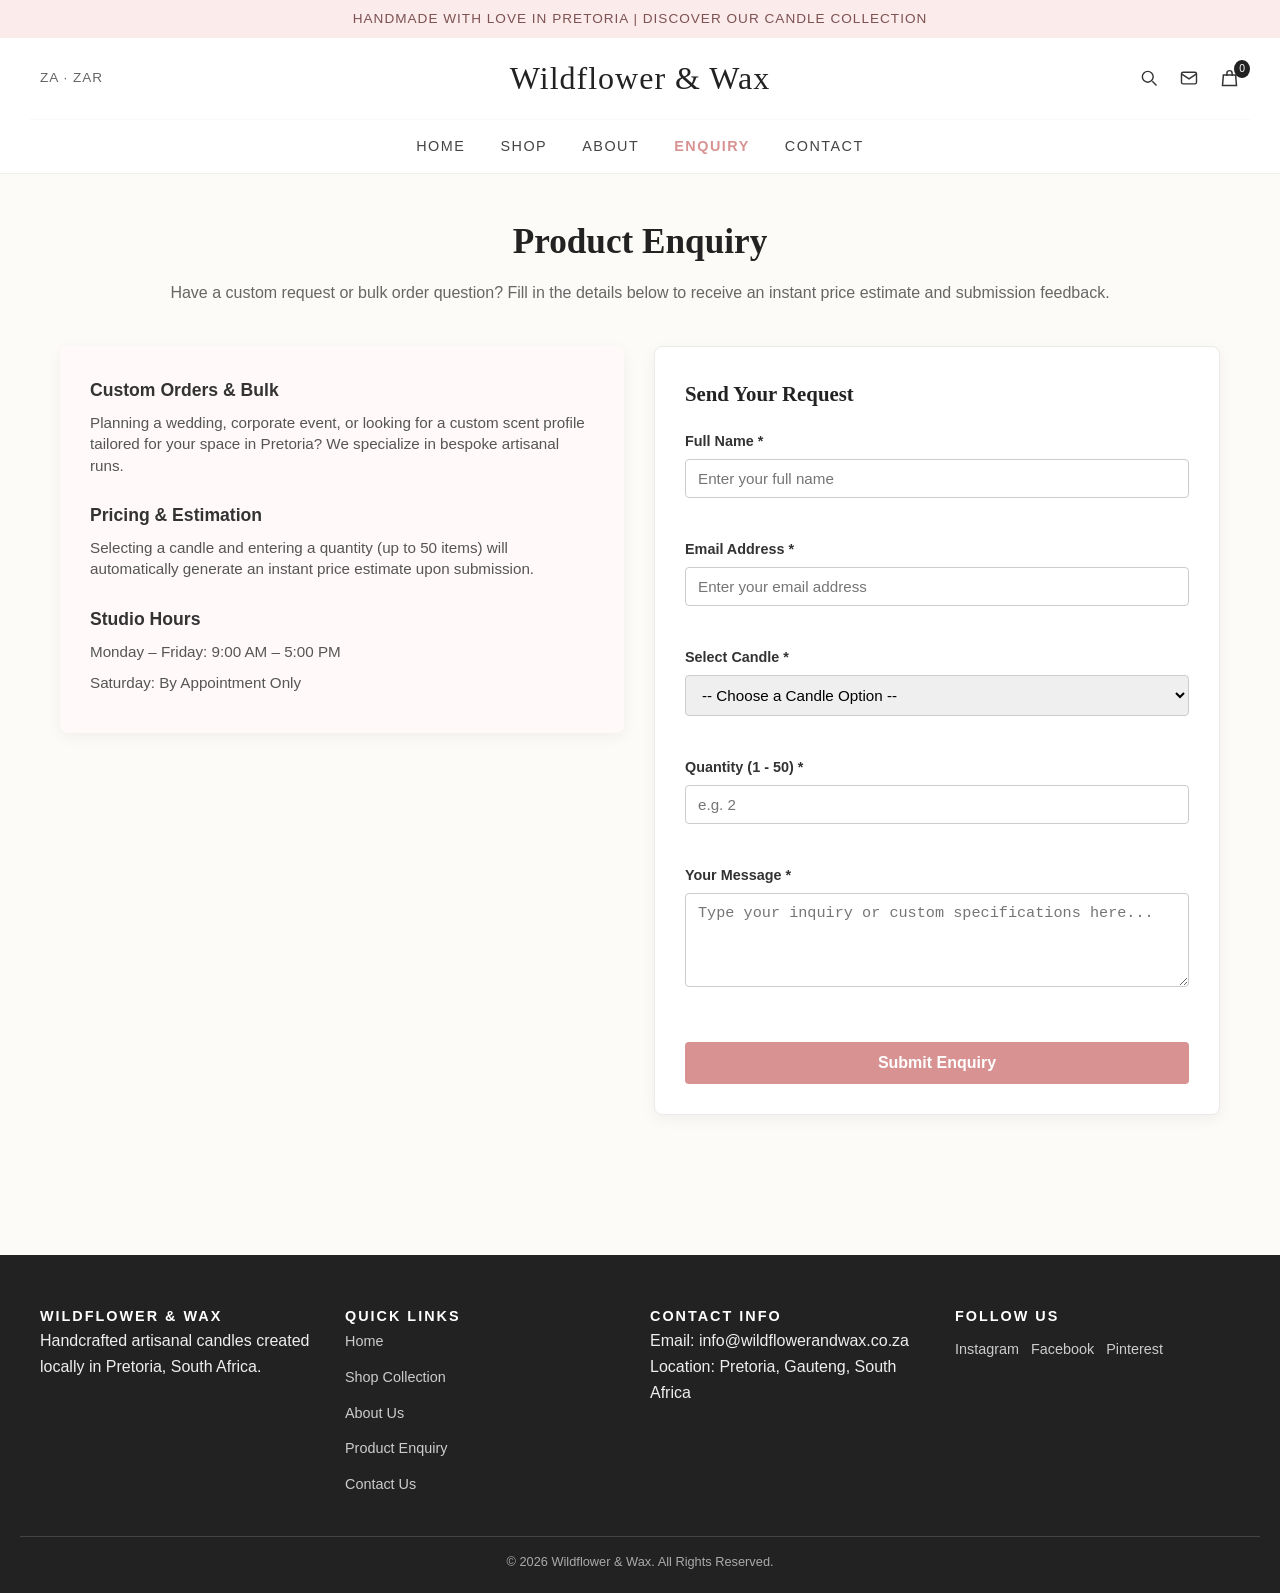
<file: enquiry.html>
<!DOCTYPE html>
<html lang="en">
<head>
    <meta charset="UTF-8">
    <meta name="viewport" content="width=device-width, initial-scale=1.0">
    
    <!-- On-Page SEO: Title Tag, Meta Description, & Keywords -->
    <title>Product Enquiry & Pricing - Wildflower & Wax</title>
    <meta name="description" content="Inquire about handcrafted soy wax candles and custom candle orders from Wildflower & Wax in Pretoria, South Africa.">
    <meta name="keywords" content="candles, soy wax, Wildflower and Wax, Pretoria candles, product enquiry, handcrafted candles">
    
    <!-- Master CSS Link -->
    <link rel="stylesheet" type="text/css" href="css\style.css">
</head>
<body>

    <!-- Top Announcement Bar -->
    <div class="announcement-bar">
        HANDMADE WITH LOVE IN PRETORIA | DISCOVER OUR CANDLE COLLECTION
    </div>

    <!-- Master Header Component -->
    <header class="site-header">
        <div class="header-container">
            <!-- Left: Currency Selector -->
            <div class="header-left">
                <span>ZA · ZAR</span>
            </div>

            <!-- Center: Brand Logo -->
            <a href="index.html" class="logo-link">
                <span class="brand-name">Wildflower &amp; Wax</span>
            </a>

            <!-- Right: Icons (Search, Contact, Cart) -->
            <div class="header-icons">
                <button id="searchToggle" aria-label="Search our candle collection" title="Search">
                    <svg viewBox="0 0 24 24" width="20" height="20" fill="none" stroke="currentColor" stroke-width="1.7" aria-hidden="true">
                        <circle cx="10.5" cy="10.5" r="6.5"/>
                        <path d="m16 16 5 5"/>
                    </svg>
                </button>

                <a href="contact.html" aria-label="Contact us" title="Contact">
                    <svg viewBox="0 0 24 24" width="20" height="20" fill="none" stroke="currentColor" stroke-width="1.7" aria-hidden="true">
                        <rect x="3" y="5" width="18" height="14" rx="2"/>
                        <path d="m3 7 9 6 9-6"/>
                    </svg>
                </a>

                <a href="cart.html" class="cart-link" aria-label="View shopping cart" title="Cart">
                    <svg viewBox="0 0 24 24" width="21" height="21" fill="none" stroke="currentColor" stroke-width="1.7" aria-hidden="true">
                        <path d="M5 8h14l1 12H4L5 8Z"/>
                        <path d="M9 9V6a3 3 0 0 1 6 0v3"/>
                    </svg>
                    <span class="cart-count">0</span>
                </a>
            </div>
        </div>

        <!-- Navigation Links Underneath -->
        <nav class="main-nav" aria-label="Main navigation">
            <a href="index.html">HOME</a>
            <a href="products.html">SHOP</a>
            <a href="about.html">ABOUT</a>
            <a href="enquiry.html" aria-current="page">ENQUIRY</a>
            <a href="contact.html">CONTACT</a>
        </nav>
    </header>

    <!-- Main Workspace Block -->
    <main class="main-container">
        <div class="contact-section">
            <h1>Product Enquiry</h1>
            <p class="subtitle">Have a custom request or bulk order question? Fill in the details below to receive an instant price estimate and submission feedback.</p>
        </div>

        <!-- 2-Column Grid Layout -->
        <div class="grid-layout">
            
            <!-- Left Side: Information & Custom Order Details -->
            <div class="contact-info-card">
                <h3>Custom Orders & Bulk</h3>
                <p>Planning a wedding, corporate event, or looking for a custom scent profile tailored for your space in Pretoria? We specialize in bespoke artisanal runs.</p>
                
                <h3 style="margin-top: 25px;">Pricing & Estimation</h3>
                <p>Selecting a candle and entering a quantity (up to 50 items) will automatically generate an instant price estimate upon submission.</p>

                <h3 style="margin-top: 25px;">Studio Hours</h3>
                <p>Monday – Friday: 9:00 AM – 5:00 PM</p>
                <p>Saturday: By Appointment Only</p>
            </div>

            <!-- Right Side: The Enquiry Form Card -->
            <div class="contact-form-card">
                <h3 style="margin-top: 0; font-family: 'Georgia', serif; font-size: 1.3rem; margin-bottom: 20px; color: #222;">Send Your Request</h3>

                <!-- Form for Enquiry -->
                <form id="enquiryForm" class="custom-form" novalidate>
                    
                    <!-- Full Name -->
                    <div class="form-group">
                        <label for="name">Full Name *</label>
                        <input type="text" id="name" name="name" placeholder="Enter your full name">
                        <small class="error-msg" id="nameError" style="color: #b42318; font-size: 0.85rem; margin-top: 4px; display: block;"></small>
                    </div>
                    
                    <!-- Email Address -->
                    <div class="form-group">
                        <label for="email">Email Address *</label>
                        <input type="email" id="email" name="email" placeholder="Enter your email address">
                        <small class="error-msg" id="emailError" style="color: #b42318; font-size: 0.85rem; margin-top: 4px; display: block;"></small>
                    </div>
                    
                    <!-- Candle Selection -->
                    <div class="form-group">
                        <label for="candle">Select Candle *</label>
                        <select id="candle" name="candle">
                            <option value="">-- Choose a Candle Option --</option>
                            <option value="400">Blushing Rose Sculpture (R400)</option>
                            <option value="200">Citrus Grove Elements (R200)</option>
                            <option value="250">Muted Rose Pillar Trio (R250)</option>
                            <option value="300">Neon Wave Ribbon (R300)</option>
                        </select>
                        <small class="error-msg" id="candleError" style="color: #b42318; font-size: 0.85rem; margin-top: 4px; display: block;"></small>
                    </div>

                    <!-- Quantity Selection -->
                    <div class="form-group">
                        <label for="quantity">Quantity (1 - 50) *</label>
                        <input type="number" id="quantity" name="quantity" min="1" max="50" placeholder="e.g. 2">
                        <small class="error-msg" id="quantityError" style="color: #b42318; font-size: 0.85rem; margin-top: 4px; display: block;"></small>
                    </div>
                    
                    <!-- Message Body -->
                    <div class="form-group">
                        <label for="message">Your Message *</label>
                        <textarea id="message" name="message" rows="4" placeholder="Type your inquiry or custom specifications here..."></textarea>
                        <small class="error-msg" id="messageError" style="color: #b42318; font-size: 0.85rem; margin-top: 4px; display: block;"></small>
                    </div>
                    
                    <!-- Submit Button -->
                    <button type="submit" class="submit-btn" style="width: 100%; margin-top: 15px;">Submit Enquiry</button>
                </form>

                <!-- Processing Response Box (Required for POE Rubric Feedback) -->
                <div id="responseContainer" class="response-card hidden" style="margin-top: 20px; padding: 15px; background: #fdf8f8; border: 1px solid #d89292; border-radius: 6px;">
                    <h4 style="margin: 0 0 8px 0; color: #222;">Enquiry Feedback</h4>
                    <div id="responseText" style="font-size: 0.95rem; color: #555;"></div>
                </div>
            </div>

        </div>
    </main>

    <!-- Footer Component -->
    <footer>
        <div class="footer-container">
            <div class="footer-col">
                <h3>Wildflower & Wax</h3>
                <p>Handcrafted artisanal candles created locally in Pretoria, South Africa.</p>
            </div>
            <div class="footer-col">
                <h4>Quick Links</h4>
                <ul>
                    <li><a href="index.html">Home</a></li>
                    <li><a href="products.html">Shop Collection</a></li>
                    <li><a href="about.html">About Us</a></li>
                    <li><a href="enquiry.html">Product Enquiry</a></li>
                    <li><a href="contact.html">Contact Us</a></li>
                </ul>
            </div>
            <div class="footer-col">
                <h4>Contact Info</h4>
                <p>Email: info@wildflowerandwax.co.za</p>
                <p>Location: Pretoria, Gauteng, South Africa</p>
            </div>
        <div class="footer-col">
<h4>Follow Us</h4>
<div style="display: flex; gap: 12px; margin-top: 10px;">
        <a href="https://instagram.com" target="_blank" aria-label="Instagram">Instagram</a>
        <a href="https://facebook.com" target="_blank" aria-label="Facebook">Facebook</a>
        <a href="https://pinterest.com" target="_blank" aria-label="Pinterest">Pinterest</a>
    </div>
</div>
        </div>
        <div class="footer-bottom">
            <p>&copy; 2026 Wildflower & Wax. All Rights Reserved.</p>
        </div>
    </footer>

    <!-- Script File -->
    <script src="js\Script.js"></script>
</body>
</html>
</file>
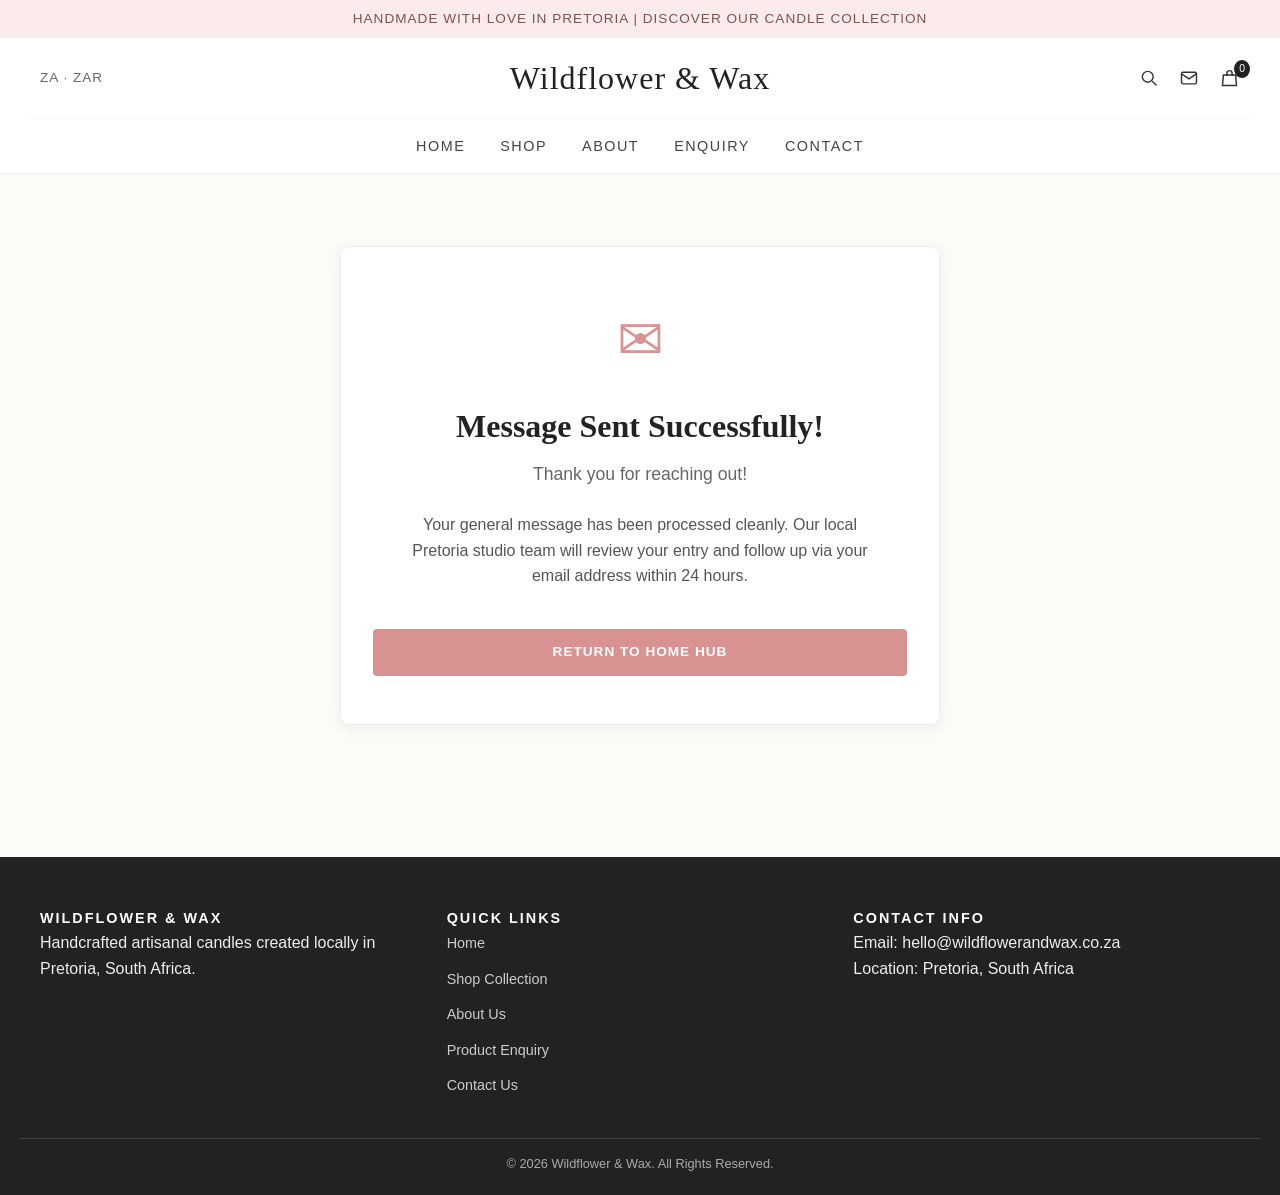
<file: message-success.html>
<!DOCTYPE html>
<html lang="en">
<head>
    <!-- WEDE5020 POE PART 3: SEO and responsive design -->
    <meta charset="UTF-8">
    <meta name="viewport" content="width=device-width, initial-scale=1.0">
    <title>Message Sent Successfully | Wildflower & Wax</title>
    <meta name="description" content="Your message has been successfully received by Wildflower & Wax in Pretoria.">
    
    <!-- Main CSS stylesheet -->
    <link rel="stylesheet" type="text/css" href="css\style.css">
</head>
<body>

    <!-- Top Announcement Bar -->
    <div class="announcement-bar">
        HANDMADE WITH LOVE IN PRETORIA | DISCOVER OUR CANDLE COLLECTION
    </div>

    <!-- Master Header Component -->
    <header class="site-header">
        <div class="header-container">
            <!-- Left: Currency Selector -->
            <div class="header-left">
                <span>ZA · ZAR</span>
            </div>

            <!-- Center: Brand Logo -->
            <a href="index.html" class="logo-link">
                <span class="brand-name">Wildflower &amp; Wax</span>
            </a>

            <!-- Right: Icons (Search, Contact, Cart) -->
            <div class="header-icons">
                <button id="searchToggle" aria-label="Search our candle collection" title="Search">
                    <svg viewBox="0 0 24 24" width="20" height="20" fill="none" stroke="currentColor" stroke-width="1.7" aria-hidden="true">
                        <circle cx="10.5" cy="10.5" r="6.5"/>
                        <path d="m16 16 5 5"/>
                    </svg>
                </button>

                <a href="contact.html" aria-label="Contact us" title="Contact">
                    <svg viewBox="0 0 24 24" width="20" height="20" fill="none" stroke="currentColor" stroke-width="1.7" aria-hidden="true">
                        <rect x="3" y="5" width="18" height="14" rx="2"/>
                        <path d="m3 7 9 6 9-6"/>
                    </svg>
                </a>

                <a href="cart.html" class="cart-link" aria-label="View shopping cart" title="Cart">
                    <svg viewBox="0 0 24 24" width="21" height="21" fill="none" stroke="currentColor" stroke-width="1.7" aria-hidden="true">
                        <path d="M5 8h14l1 12H4L5 8Z"/>
                        <path d="M9 9V6a3 3 0 0 1 6 0v3"/>
                    </svg>
                    <span class="cart-count">0</span>
                </a>
            </div>
        </div>

        <!-- Navigation Links Underneath -->
        <nav class="main-nav" aria-label="Main navigation">
            <a href="index.html">HOME</a>
            <a href="products.html">SHOP</a>
            <a href="about.html">ABOUT</a>
            <a href="enquiry.html">ENQUIRY</a>
            <a href="contact.html">CONTACT</a>
        </nav>
    </header>

    <!-- Main Workspace Block -->
    <main class="main-container">
        <section style="max-width: 600px; margin: 2rem auto; text-align: center; padding: 3rem 2rem; background: #fff; border-radius: 8px; border: 1px solid #eee; box-shadow: 0 4px 15px rgba(0,0,0,0.05);">
            <div style="font-size: 3.5rem; color: #d89292; margin-bottom: 1rem;">✉</div>
            <h1 style="color: #222; font-family: 'Georgia', serif; font-size: 2rem; margin-top: 0; margin-bottom: 0.5rem;">Message Sent Successfully!</h1>
            <h2 style="font-size: 1.1rem; font-weight: normal; margin-bottom: 1.5rem; color: #666;">Thank you for reaching out!</h2>
            
            <p style="font-size: 1rem; color: #555555; line-height: 1.6; max-width: 480px; margin: 0 auto 2.5rem auto;">
                Your general message has been processed cleanly. Our local Pretoria studio team will review your entry and follow up via your email address within 24 hours.
            </p>

            <a href="index.html" class="add-btn" style="padding: 0.8rem 2rem; text-decoration: none; display: inline-block; background-color: #d89292; color: #fff; border-radius: 4px; font-weight: 600; letter-spacing: 1px;">RETURN TO HOME HUB</a>
        </section>
    </main>

    <!-- Global Footer Component with Quick Links -->
    <footer>
        <div class="footer-container">
            <div class="footer-col">
                <h3>Wildflower & Wax</h3>
                <p>Handcrafted artisanal candles created locally in Pretoria, South Africa.</p>
            </div>
            <div class="footer-col">
                <h4>Quick Links</h4>
                <ul>
                    <li><a href="index.html">Home</a></li>
                    <li><a href="products.html">Shop Collection</a></li>
                    <li><a href="about.html">About Us</a></li>
                    <li><a href="enquiry.html">Product Enquiry</a></li>
                    <li><a href="contact.html">Contact Us</a></li>
                </ul>
            </div>
            <div class="footer-col">
                <h4>Contact Info</h4>
                <p>Email: hello@wildflowerandwax.co.za</p>
                <p>Location: Pretoria, South Africa</p>
            </div>
        </div>
        <div class="footer-bottom">
            <p>&copy; 2026 Wildflower & Wax. All Rights Reserved.</p>
        </div>
    </footer>

    <!-- Master Script Connection -->
    <script src="js\Script.js"></script>
</body>
</html>
</file>
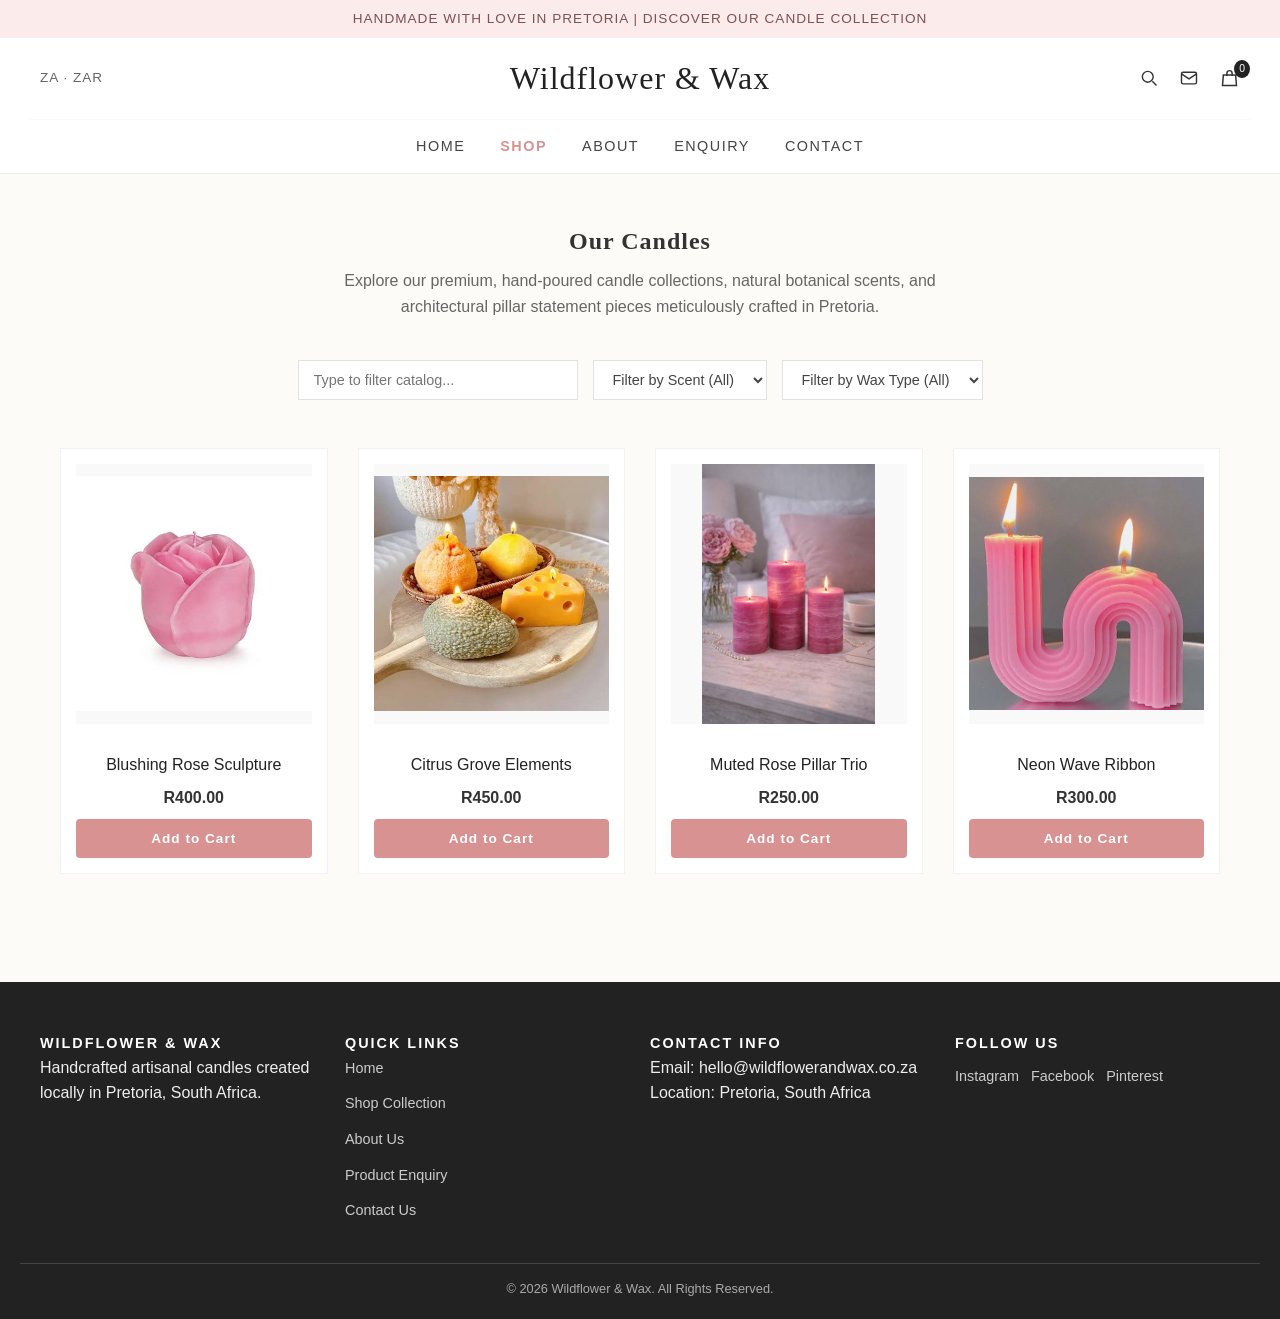
<file: products.html>
<!DOCTYPE html>
<html lang="en">

<head>
    <!-- WEDE5020 POE PART 3: SEO and responsive design -->
    <meta charset="UTF-8">

    <!-- Week 7: Responsive website viewport -->
    <meta name="viewport" content="width=device-width, initial-scale=1.0">

    <!-- Part 3: Search Engine Optimisation -->
    <title>Shop Luxury Candles in Pretoria | Wildflower & Wax</title>
    <meta name="description" content="Browse our luxury hand-poured soy candles and modern architectural pillars by Wildflower & Wax in Pretoria. Find your signature limited edition scents.">
    <meta name="keywords" content="buy candles pretoria, luxury soy wax, architectural candles, botanical candle catalog, wildflower and wax">
    <meta name="author" content="Wildflower & Wax">

    <!-- Main CSS stylesheet -->
    <link rel="stylesheet" href="css\style.css">
</head>

<body>

    <!-- ==========================================
         WILDFLOWER & WAX
         PART 3 - PINK LUXURY HEADER (UNIFIED THEME)
    ========================================== -->

    <!-- Top Announcement Bar -->
    <div class="announcement-bar">
        HANDMADE WITH LOVE IN PRETORIA | DISCOVER OUR CANDLE COLLECTION
    </div>

    <!-- Master Header Component -->
    <header class="site-header">
        <div class="header-container">
            <!-- Left: Currency Selector -->
            <div class="header-left">
                <span>ZA · ZAR</span>
            </div>

            <!-- Center: Brand Logo -->
            <a href="index.html" class="logo-link">
                <span class="brand-name">Wildflower &amp; Wax</span>
            </a>

            <!-- Right: Icons (Search, Contact, Cart) -->
            <div class="header-icons">
                <button id="searchToggle" aria-label="Search our candle collection" title="Search">
                    <svg viewBox="0 0 24 24" width="20" height="20" fill="none" stroke="currentColor" stroke-width="1.7" aria-hidden="true">
                        <circle cx="10.5" cy="10.5" r="6.5"/>
                        <path d="m16 16 5 5"/>
                    </svg>
                </button>

                <a href="contact.html" aria-label="Contact us" title="Contact">
                    <svg viewBox="0 0 24 24" width="20" height="20" fill="none" stroke="currentColor" stroke-width="1.7" aria-hidden="true">
                        <rect x="3" y="5" width="18" height="14" rx="2"/>
                        <path d="m3 7 9 6 9-6"/>
                    </svg>
                </a>

                <a href="cart.html" class="cart-link" aria-label="View shopping cart" title="Cart">
                    <svg viewBox="0 0 24 24" width="21" height="21" fill="none" stroke="currentColor" stroke-width="1.7" aria-hidden="true">
                        <path d="M5 8h14l1 12H4L5 8Z"/>
                        <path d="M9 9V6a3 3 0 0 1 6 0v3"/>
                    </svg>
                    <span class="cart-count">0</span>
                </a>
            </div>
        </div>

        <!-- Navigation underneath the brand -->
        <nav class="main-nav" aria-label="Main navigation">
            <a href="index.html">HOME</a>
            <a href="products.html" aria-current="page">SHOP</a>
            <a href="about.html">ABOUT</a>
            <a href="enquiry.html">ENQUIRY</a>
            <a href="contact.html">CONTACT</a>
        </nav>
    </header>

    <!-- INTERACTIVE CANDLE SEARCH DROPDOWN DRAWER -->
    <div id="searchPanel" class="search-panel" hidden>
        <form id="siteSearchForm" action="products.html" method="get" role="search">
            <label for="siteSearchInput">
                Search our candle collection
            </label>
            <div class="search-field">
                <input type="search" id="siteSearchInput" name="search" placeholder="Search for your favourite candle..." required>
                <button type="submit">SEARCH</button>
            </div>
        </form>
    </div>

    <!-- =====================================
         MAIN STOREFRONT DISCOVERY CONTENT
    ====================================== -->
    <main class="store-container" style="max-width: 1200px; margin: 0 auto; padding: 3rem 20px;">
        <section>
            <h1 style="text-align: center; font-family: serif; letter-spacing: 1px; margin-bottom: 0.5rem;">Our Candles</h1>
            <p style="text-align: center; color: #666666; max-width: 600px; margin: 0 auto 2.5rem auto; line-height: 1.6;">
                Explore our premium, hand-poured candle collections, natural botanical scents, and architectural pillar statement pieces meticulously crafted in Pretoria.
            </p>
            
            <!-- Part 3 Requirement: Functional Live Catalog Filters & Sorting Layer Modules -->
            <div class="catalog-filter-bar" style="display: flex; gap: 15px; margin-bottom: 3rem; justify-content: center; flex-wrap: wrap;">
                <input type="text" id="productSearch" placeholder="Type to filter catalog..." style="padding: 10px 15px; border: 1px solid #e2e2e2; width: 280px; font-size: 0.9rem; font-family: sans-serif;">
                
                <select id="scentFilter" style="padding: 10px 15px; border: 1px solid #e2e2e2; background: #fff; font-size: 0.9rem; color: #444;">
                    <option value="all">Filter by Scent (All)</option>
                    <option value="floral">Floral Scents</option>
                    <option value="citrus">Citrus Scents</option>
                </select>

                <select id="waxFilter" style="padding: 10px 15px; border: 1px solid #e2e2e2; background: #fff; font-size: 0.9rem; color: #444;">
                    <option value="all">Filter by Wax Type (All)</option>
                    <option value="soy">Soy Wax</option>
                    <option value="beeswax">Beeswax</option>
                </select>
            </div>

            <!-- Slide Page 14 Fluid Responsive Product Showcase Matrix -->
            <div class="grid-layout" id="productGrid" style="display: grid; grid-template-columns: repeat(auto-fit, minmax(250px, 1fr)); gap: 30px; margin-top: 20px; width: 100%;">
                
                <!-- Stock Card 1 -->
                <article class="product-card" data-name="blushing rose sculpture" data-scent="floral" data-wax="soy" style="background-color: #ffffff; border: 1px solid #f2f2f2; padding: 15px; text-align: center; display: flex; flex-direction: column; justify-content: space-between;">
                    <div class="product-image-container" style="overflow: hidden; background: #f9f9f9; margin-bottom: 1rem; height: 260px; display: flex; align-items: center; justify-content: center;">
                        <img src="Images\Blushing Rose Sculpture.jpg" alt="Blushing Rose Sculpture Candle" onclick="openLightbox(this.src)" style="max-width: 100%; max-height: 100%; object-fit: contain; cursor: pointer; transition: transform 0.4s ease;">
                    </div>
                    <div>
                        <h3 style="font-size: 1rem; font-weight: 500; margin: 12px 0 6px 0; color: #222222;">Blushing Rose Sculpture</h3>
                        <div class="price" style="font-weight: bold; margin: 0.5rem 0; color: #333;">R400.00</div>
                    </div>
                    <button class="add-btn" onclick="addToCart('Blushing Rose Sculpture', 400, this)">Add to Cart</button>
                </article>

                <!-- Stock Card 2 -->
                <article class="product-card" data-name="citrus grove elements" data-scent="citrus" data-wax="soy" style="background-color: #ffffff; border: 1px solid #f2f2f2; padding: 15px; text-align: center; display: flex; flex-direction: column; justify-content: space-between;">
                    <div class="product-image-container" style="overflow: hidden; background: #f9f9f9; margin-bottom: 1rem; height: 260px; display: flex; align-items: center; justify-content: center;">
                        <img src="Images\Citrus Grove Elements.jpg" alt="Citrus Grove Elements Candle" onclick="openLightbox(this.src)" style="max-width: 100%; max-height: 100%; object-fit: contain; cursor: pointer; transition: transform 0.4s ease;">
                    </div>
                    <div>
                        <h3 style="font-size: 1rem; font-weight: 500; margin: 12px 0 6px 0; color: #222222;">Citrus Grove Elements</h3>
                        <div class="price" style="font-weight: bold; margin: 0.5rem 0; color: #333;">R450.00</div>
                    </div>
                    <button class="add-btn" onclick="addToCart('Citrus Grove Elements', 450, this)">Add to Cart</button>
                </article>

                <!-- Stock Card 3 -->
                <article class="product-card" data-name="muted rose pillar trio" data-scent="floral" data-wax="soy" style="background-color: #ffffff; border: 1px solid #f2f2f2; padding: 15px; text-align: center; display: flex; flex-direction: column; justify-content: space-between;">
                    <div class="product-image-container" style="overflow: hidden; background: #f9f9f9; margin-bottom: 1rem; height: 260px; display: flex; align-items: center; justify-content: center;">
                        <img src="Images\Muted Rose Pillar Trio.jpg" alt="Muted Rose Pillar Trio Candles" onclick="openLightbox(this.src)" style="max-width: 100%; max-height: 100%; object-fit: contain; cursor: pointer; transition: transform 0.4s ease;">
                    </div>
                    <div>
                        <h3 style="font-size: 1rem; font-weight: 500; margin: 12px 0 6px 0; color: #222222;">Muted Rose Pillar Trio</h3>
                        <div class="price" style="font-weight: bold; margin: 0.5rem 0; color: #333;">R250.00</div>
                    </div>
                    <button class="add-btn" onclick="addToCart('Muted Rose Pillar Trio', 250, this)">Add to Cart</button>
                </article>

                <!-- Stock Card 4 -->
                <article class="product-card" data-name="neon wave ribbon" data-scent="citrus" data-wax="beeswax" style="background-color: #ffffff; border: 1px solid #f2f2f2; padding: 15px; text-align: center; display: flex; flex-direction: column; justify-content: space-between;">
                    <div class="product-image-container" style="overflow: hidden; background: #f9f9f9; margin-bottom: 1rem; height: 260px; display: flex; align-items: center; justify-content: center;">
                        <img src="Images\Neon Wave Ribbon.jpg" alt="Neon Wave Ribbon Candle" onclick="openLightbox(this.src)" style="max-width: 100%; max-height: 100%; object-fit: contain; cursor: pointer; transition: transform 0.4s ease;">
                    </div>
                    <div>
                        <h3 style="font-size: 1rem; font-weight: 500; margin: 12px 0 6px 0; color: #222222;">Neon Wave Ribbon</h3>
                        <div class="price" style="font-weight: bold; margin: 0.5rem 0; color: #333;">R300.00</div>
                    </div>
                    <button class="add-btn" onclick="addToCart('Neon Wave Ribbon', 300, this)">Add to Cart</button>
                </article>

            </div>
        </section>
    </main>

    <!-- Global Footer Component -->
    <footer>
        <div class="footer-container">
            <div class="footer-col">
                <h3>Wildflower & Wax</h3>
                <p>Handcrafted artisanal candles created locally in Pretoria, South Africa.</p>
            </div>
            <div class="footer-col">
                <h4>Quick Links</h4>
                <ul>
                    <li><a href="index.html">Home</a></li>
                    <li><a href="products.html">Shop Collection</a></li>
                    <li><a href="about.html">About Us</a></li>
                    <li><a href="enquiry.html">Product Enquiry</a></li>
                    <li><a href="contact.html">Contact Us</a></li>
                </ul>
            </div>
            <div class="footer-col">
                <h4>Contact Info</h4>
                <p>Email: hello@wildflowerandwax.co.za</p>
                <p>Location: Pretoria, South Africa</p>
            </div>
            <div class="footer-col">
    <h4>Follow Us</h4>
    <div style="display: flex; gap: 12px; margin-top: 10px;">
        <a href="https://instagram.com" target="_blank" aria-label="Instagram">Instagram</a>
        <a href="https://facebook.com" target="_blank" aria-label="Facebook">Facebook</a>
        <a href="https://pinterest.com" target="_blank" aria-label="Pinterest">Pinterest</a>
    </div>
</div>
        </div>
        <div class="footer-bottom">
            <p>&copy; 2026 Wildflower & Wax. All Rights Reserved.</p>
        </div>
    </footer>

    <!-- LIGHTBOX MODAL CONTAINER -->
    <div id="lightboxModal" style="display:none; position:fixed; z-index:9999; top:0; left:0; width:100%; height:100%; background:rgba(0,0,0,0.85); align-items:center; justify-content:center;">
        <span id="closeLightbox" style="position:absolute; top:20px; right:35px; color:#fff; font-size:40px; font-weight:bold; cursor:pointer;">&times;</span>
        <img id="lightboxImg" style="max-width:90%; max-height:85vh; border-radius:4px; box-shadow: 0 5px 25px rgba(0,0,0,0.5);">
    </div>

    <!-- Master Script Connection -->
    <script src="js\Script.js"></script>
</body>
</html>
</file>
<file: css/style.css>
/* ==========================================================================
   WEDE5020 POE PART 3: MASTER DESIGN TEMPLATE STYLESHEET
   ========================================================================== */

/* 1. Global Resets & Typography */
* {
    margin: 0;
    padding: 0;
    box-sizing: border-box;
}

body {
    font-family: 'Helvetica Neue', Helvetica, Arial, sans-serif;
    color: #333333;
    background-color: #fdfbf7;
    line-height: 1.6;
}

/* 2. Announcement Bar & Header Component */
.announcement-bar {
    background-color: #fcebeb;
    color: #7d5252;
    text-align: center;
    padding: 8px 12px;
    font-size: 0.85rem;
    letter-spacing: 1px;
    font-family: 'Helvetica Neue', Helvetica, Arial, sans-serif;
}

.site-header {
    background-color: #ffffff;
    border-bottom: 1px solid #eeeeee;
    padding: 15px 30px;
}

.header-container {
    max-width: 1200px;
    margin: 0 auto;
    display: flex;
    justify-content: space-between;
    align-items: center;
    position: relative;
}

.header-left {
    flex: 1;
    display: flex;
    align-items: center;
    font-size: 0.85rem;
    color: #666666;
    letter-spacing: 1px;
    font-family: 'Helvetica Neue', Helvetica, Arial, sans-serif;
}

.logo-link {
    flex: 1;
    text-align: center;
    text-decoration: none;
}

.brand-name {
    font-family: 'Georgia', serif;
    font-size: 2rem;
    color: #222222;
    letter-spacing: 1px;
    white-space: nowrap;
}

.header-icons {
    flex: 1;
    display: flex;
    justify-content: flex-end;
    align-items: center;
    gap: 20px;
}

.header-icons button,
.header-icons a {
    background: none;
    border: none;
    cursor: pointer;
    color: #333333;
    text-decoration: none;
    display: flex;
    align-items: center;
    position: relative;
    transition: color 0.3s ease;
}

.header-icons button:hover,
.header-icons a:hover {
    color: #d89292;
}

.cart-count {
    background-color: #222222;
    color: #ffffff;
    font-size: 0.65rem;
    padding: 1px 5px;
    border-radius: 50%;
    position: absolute;
    top: -8px;
    right: -10px;
}

/* Navigation Links */
.main-nav {
    display: flex;
    justify-content: center;
    gap: 35px;
    margin-top: 15px;
    padding-top: 15px;
    border-top: 1px solid #f9f9f9;
}

.main-nav a {
    text-decoration: none;
    color: #444444;
    font-size: 0.9rem;
    letter-spacing: 1.5px;
    font-weight: 500;
    font-family: 'Helvetica Neue', Helvetica, Arial, sans-serif;
}

.main-nav a[aria-current="page"],
.main-nav a:hover {
    color: #d89292;
    font-weight: bold;
}

/* 3. Interactive Search Panel */
.search-panel {
    background-color: #fafafa;
    border-bottom: 1px solid #eaeaea;
    padding: 25px 20px;
    animation: slideDown 0.3s ease-out;
}

.search-panel[hidden] {
    display: none !important;
}

.search-panel form {
    max-width: 600px;
    margin: 0 auto;
    text-align: center;
}

.search-panel label {
    display: block;
    font-size: 0.85rem;
    letter-spacing: 1px;
    color: #666666;
    margin-bottom: 12px;
    text-transform: uppercase;
    font-weight: 500;
}

.search-field {
    display: flex;
    border: 1px solid #cccccc;
    background-color: #ffffff;
}

.search-field input {
    flex: 1;
    border: none;
    padding: 12px 15px;
    font-size: 0.95rem;
    outline: none;
}

.search-field button {
    background-color: #222222;
    color: #ffffff;
    border: none;
    padding: 0 25px;
    font-size: 0.8rem;
    font-weight: 600;
    letter-spacing: 1px;
    cursor: pointer;
    transition: background-color 0.3s ease;
}

.search-field button:hover {
    background-color: #d89292;
}

/* 4. Homepage Hero Section */
.hero-section {
    position: relative;
    width: 100%;
    height: 70vh;
    min-height: 450px;
    overflow: hidden;
    background-color: #111111;
}

.hero-image {
    width: 100%;
    height: 100%;
    object-fit: cover;
    opacity: 0.75;
}

.hero-overlay {
    position: absolute;
    top: 0;
    left: 0;
    width: 100%;
    height: 100%;
    display: flex;
    flex-direction: column;
    justify-content: center;
    align-items: center;
    text-align: center;
    padding: 0 20px;
    color: #ffffff;
}

.hero-overlay h1 {
    font-family: 'Georgia', serif;
    font-size: 3.5rem;
    font-weight: 400;
    letter-spacing: 3px;
    margin-bottom: 1rem;
}

.hero-overlay p {
    font-size: 1.1rem;
    max-width: 650px;
    margin-bottom: 2rem;
    text-shadow: 0 2px 4px rgba(0,0,0,0.3);
    font-weight: 300;
}

.shop-btn {
    display: inline-block;
    background-color: #ffffff;
    color: #111111;
    text-decoration: none;
    padding: 14px 35px;
    font-size: 0.85rem;
    font-weight: 600;
    letter-spacing: 2px;
    transition: all 0.3s ease;
}

.shop-btn:hover {
    background-color: #d89292;
    color: #ffffff;
}

/* 5. Forms, Contact & Enquiry Pages Layout */
.main-container {
    max-width: 1200px;
    margin: 0 auto;
    padding: 40px 20px;
}

.contact-section {
    text-align: center;
    margin-bottom: 30px;
}

.contact-section h1 {
    font-family: 'Georgia', serif;
    font-size: 2.2rem;
    color: #222222;
    margin-bottom: 10px;
}

.contact-section .subtitle {
    font-size: 1rem;
    color: #666666;
    margin-bottom: 40px;
}

.grid-layout {
    display: flex;
    gap: 30px;
    align-items: flex-start;
    width: 100%;
    text-align: left;
}

.contact-info-card, 
.contact-form-card {
    flex: 1;
    background-color: #ffffff;
    padding: 30px;
    border-radius: 8px;
    box-shadow: 0 4px 15px rgba(0, 0, 0, 0.05);
    box-sizing: border-box;
}

.contact-info-card {
    background-color: #fff9f9;
}

.contact-info-card h3:first-child,
.contact-form-card h3:first-child {
    margin-top: 0 !important;
    padding-top: 0 !important;
}

.contact-info-card h3 {
    margin-top: 20px;
    margin-bottom: 8px;
    font-size: 1.1rem;
    color: #333333;
}

.contact-info-card p {
    margin: 0 0 10px 0;
    font-size: 0.95rem;
    color: #555555;
    line-height: 1.4;
}

.map-container {
    margin-top: 15px;
}

.custom-form .form-group {
    margin-bottom: 18px;
    display: flex;
    flex-direction: column;
}

.custom-form label {
    font-weight: 600;
    margin-bottom: 6px;
    font-size: 0.9rem;
}

.custom-form input, 
.custom-form select, 
.custom-form textarea {
    padding: 10px 12px;
    border: 1px solid #cccccc;
    border-radius: 4px;
    font-size: 0.95rem;
    outline: none;
}

.custom-form input:focus, 
.custom-form select:focus, 
.custom-form textarea:focus {
    border-color: #d89292;
}

.error-input {
    border: 2px solid #b42318 !important;
}

.success-input {
    border: 2px solid #146c43 !important;
}

.error-msg {
    color: #b42318;
    font-size: 0.85rem;
    margin-top: 4px;
    min-height: 18px;
}

.submit-btn {
    background-color: #d89292;
    color: #ffffff;
    border: none;
    padding: 12px 20px;
    font-size: 1rem;
    border-radius: 4px;
    cursor: pointer;
    width: 100%;
    transition: background-color 0.3s ease;
}

.submit-btn:hover {
    background-color: #c47979;
}

.response-card {
    margin-top: 25px;
    padding: 20px;
    background-color: #f0fdf4;
    border: 1px solid #bbf7d0;
    border-radius: 6px;
    color: #166534;
}

.response-card.hidden {
    display: none;
}

/* 6. Interactive FAQ Section */
.faq-section {
    max-width: 800px;
    margin: 50px auto;
    padding: 0 20px;
}

.faq-section h2 {
    font-family: 'Georgia', serif;
    font-size: 2rem;
    text-align: center;
    margin-bottom: 10px;
}

.faq-section > p {
    text-align: center;
    color: #666666;
    margin-bottom: 30px;
}

.faq-item {
    border-bottom: 1px solid #eaeaea;
    padding: 15px 0;
}

.faq-question {
    width: 100%;
    background: none;
    border: none;
    text-align: left;
    font-size: 1.05rem;
    font-weight: 500;
    color: #222222;
    padding: 10px 0;
    cursor: pointer;
    display: flex;
    justify-content: space-between;
    align-items: center;
    outline: none;
}

.faq-question::after {
    content: '+';
    font-size: 1.4rem;
    color: #999999;
    transition: transform 0.3s ease;
}

.faq-question[aria-expanded="true"]::after {
    content: '−';
}

.faq-answer {
    padding: 10px 0 15px 0;
    color: #555555;
    font-size: 0.95rem;
    animation: fadeIn 0.3s ease-in-out;
}

.faq-answer[hidden] {
    display: none !important;
}

/* 7. Footer Component */
footer {
    background-color: #222222;
    color: #eeeeee;
    padding: 50px 20px 20px 20px;
    margin-top: 60px;
}

.footer-container {
    max-width: 1200px;
    margin: 0 auto;
    display: flex;
    flex-wrap: wrap;
    justify-content: space-between;
    gap: 20px;
}

.footer-col {
    flex: 1;
    min-width: 200px;
}

.footer-col h3, .footer-col h4 {
    color: #ffffff;
    margin-top: 0;
    text-transform: uppercase;
    letter-spacing: 2px;
    font-size: 0.9rem;
}

.footer-col ul {
    list-style: none;
    padding: 0;
}

.footer-col ul li {
    margin-bottom: 10px;
}

.footer-col a {
    color: #cccccc;
    text-decoration: none;
    font-size: 0.9rem;
    transition: color 0.3s ease;
}

.footer-col a:hover {
    color: #d89292;
}

.footer-bottom {
    text-align: center;
    border-top: 1px solid #444444;
    padding-top: 15px;
    margin-top: 30px;
    font-size: 0.8rem;
    color: #aaaaaa;
}

/* 8. Keyframe Animations */
@keyframes slideDown {
    from { transform: translateY(-10px); opacity: 0; }
    to { transform: translateY(0); opacity: 1; }
}

@keyframes fadeIn {
    from { opacity: 0; }
    to { opacity: 1; }
}

/* Product Card Hover Jump Animation */
.product-card {
    background-color: #ffffff;
    border: 1px solid #f2f2f2;
    padding: 15px;
    text-align: center;
    display: flex;
    flex-direction: column;
    justify-content: space-between;
    transition: transform 0.3s ease, box-shadow 0.3s ease;
}

.product-card:hover {
    transform: translateY(-6px);
    box-shadow: 0 10px 20px rgba(0, 0, 0, 0.08);
}

.product-image-container {
    overflow: hidden;
    background: #f9f9f9;
    margin-bottom: 1rem;
    height: 260px;
    display: flex;
    align-items: center;
    justify-content: center;
}

.product-card img {
    max-width: 100%;
    max-height: 100%;
    object-fit: contain;
    cursor: pointer;
    transition: transform 0.4s ease;
}

.product-card img:hover {
    transform: scale(1.05);
}

/* Theme Pink "Add to Cart" Button with Jump Animation */
.add-btn {
    background-color: #d89292;
    color: #ffffff;
    border: none;
    padding: 12px 20px;
    font-size: 0.85rem;
    font-weight: 600;
    letter-spacing: 1px;
    cursor: pointer;
    width: 100%;
    border-radius: 4px;
    transition: background-color 0.3s ease, transform 0.2s ease, box-shadow 0.2s ease;
}

.add-btn:hover {
    background-color: #c47979;
    transform: translateY(-3px); /* Jump effect */
    box-shadow: 0 4px 10px rgba(216, 146, 146, 0.4);
}

.add-btn:active {
    transform: translateY(0);
}

/* ==========================================
   FAQ ACCORDION STYLING
   ========================================== */
.faq-section {
    max-width: 800px;
    margin: 50px auto;
    padding: 0 20px;
}

.faq-section h2 {
    font-family: 'Georgia', serif;
    font-size: 2rem;
    text-align: center;
    margin-bottom: 10px;
    color: #222;
}

.faq-section > p {
    text-align: center;
    color: #666666;
    margin-bottom: 30px;
}

.faq-item {
    border-bottom: 1px solid #eaeaea;
    padding: 15px 0;
}

.faq-question {
    width: 100%;
    background: transparent;
    border: none;
    text-align: left;
    font-size: 1.05rem;
    font-weight: 500;
    color: #222222;
    padding: 10px 0;
    cursor: pointer;
    display: flex;
    justify-content: space-between;
    align-items: center;
    outline: none;
    font-family: 'Helvetica Neue', Helvetica, Arial, sans-serif;
}

.faq-question::after {
    content: '+';
    font-size: 1.4rem;
    color: #999999;
    transition: transform 0.3s ease;
}

.faq-question[aria-expanded="true"]::after {
    content: '−';
}

.faq-answer {
    padding: 10px 0 15px 0;
    color: #555555;
    font-size: 0.95rem;
    line-height: 1.6;
}

.faq-answer[hidden] {
    display: none !important;
}

/* Hide default summary disclosure triangle in Chrome/Safari/Firefox */
summary::-webkit-details-marker {
    display: none;
}
summary {
    list-style: none; /* For Firefox */
}

/* Ensure form cards have plenty of padding at the bottom */
.contact-form-card {
    background: #ffffff;
    padding: 30px;
    border-radius: 8px;
    border: 1px solid #eaeaea;
    box-shadow: 0 4px 15px rgba(0, 0, 0, 0.05);
    margin-bottom: 40px; /* Gives space below the submit button */
}

/* Ensure submit button is fully clickable */
.submit-btn {
    position: relative;
    z-index: 10;
    cursor: pointer;
    background-color: #d89292;
    color: #ffffff;
    border: none;
    padding: 12px 20px;
    font-weight: 600;
    border-radius: 4px;
    width: 100%;
    transition: background-color 0.2s ease;
}

.submit-btn:hover {
    background-color: #c47e7e;
}

.hidden {
    display: none !important;
}

/* ==========================================
   LIGHTBOX MODAL STYLING
   ========================================== */
#lightboxModal {
    display: none;
    position: fixed;
    z-index: 9999;
    top: 0;
    left: 0;
    width: 100%;
    height: 100%;
    background: rgba(0, 0, 0, 0.85);
    align-items: center;
    justify-content: center;
}

#lightboxModal img {
    max-width: 90%;
    max-height: 85vh;
    border-radius: 4px;
    box-shadow: 0 5px 25px rgba(0, 0, 0, 0.5);
    animation: fadeIn 0.3s ease;
}

#closeLightbox {
    position: absolute;
    top: 20px;
    right: 35px;
    color: #ffffff;
    font-size: 40px;
    font-weight: bold;
    cursor: pointer;
    transition: color 0.2s ease;
}

#closeLightbox:hover {
    color: #d89292;
}

/* Mobile Header & Navigation Responsive Fix */
@media screen and (max-width: 768px) {
    .site-header, .header-container {
        flex-direction: column;
        align-items: center;
        text-align: center;
        padding: 10px;
    }

    .header-icons {
        margin-top: 10px;
        justify-content: center;
    }

    .main-nav {
        display: flex;
        flex-wrap: wrap;
        justify-content: center;
        gap: 10px;
        margin-top: 10px;
        padding: 0;
    }

    .main-nav a {
        font-size: 0.85rem;
        padding: 5px 8px;
    }
}
</file>
